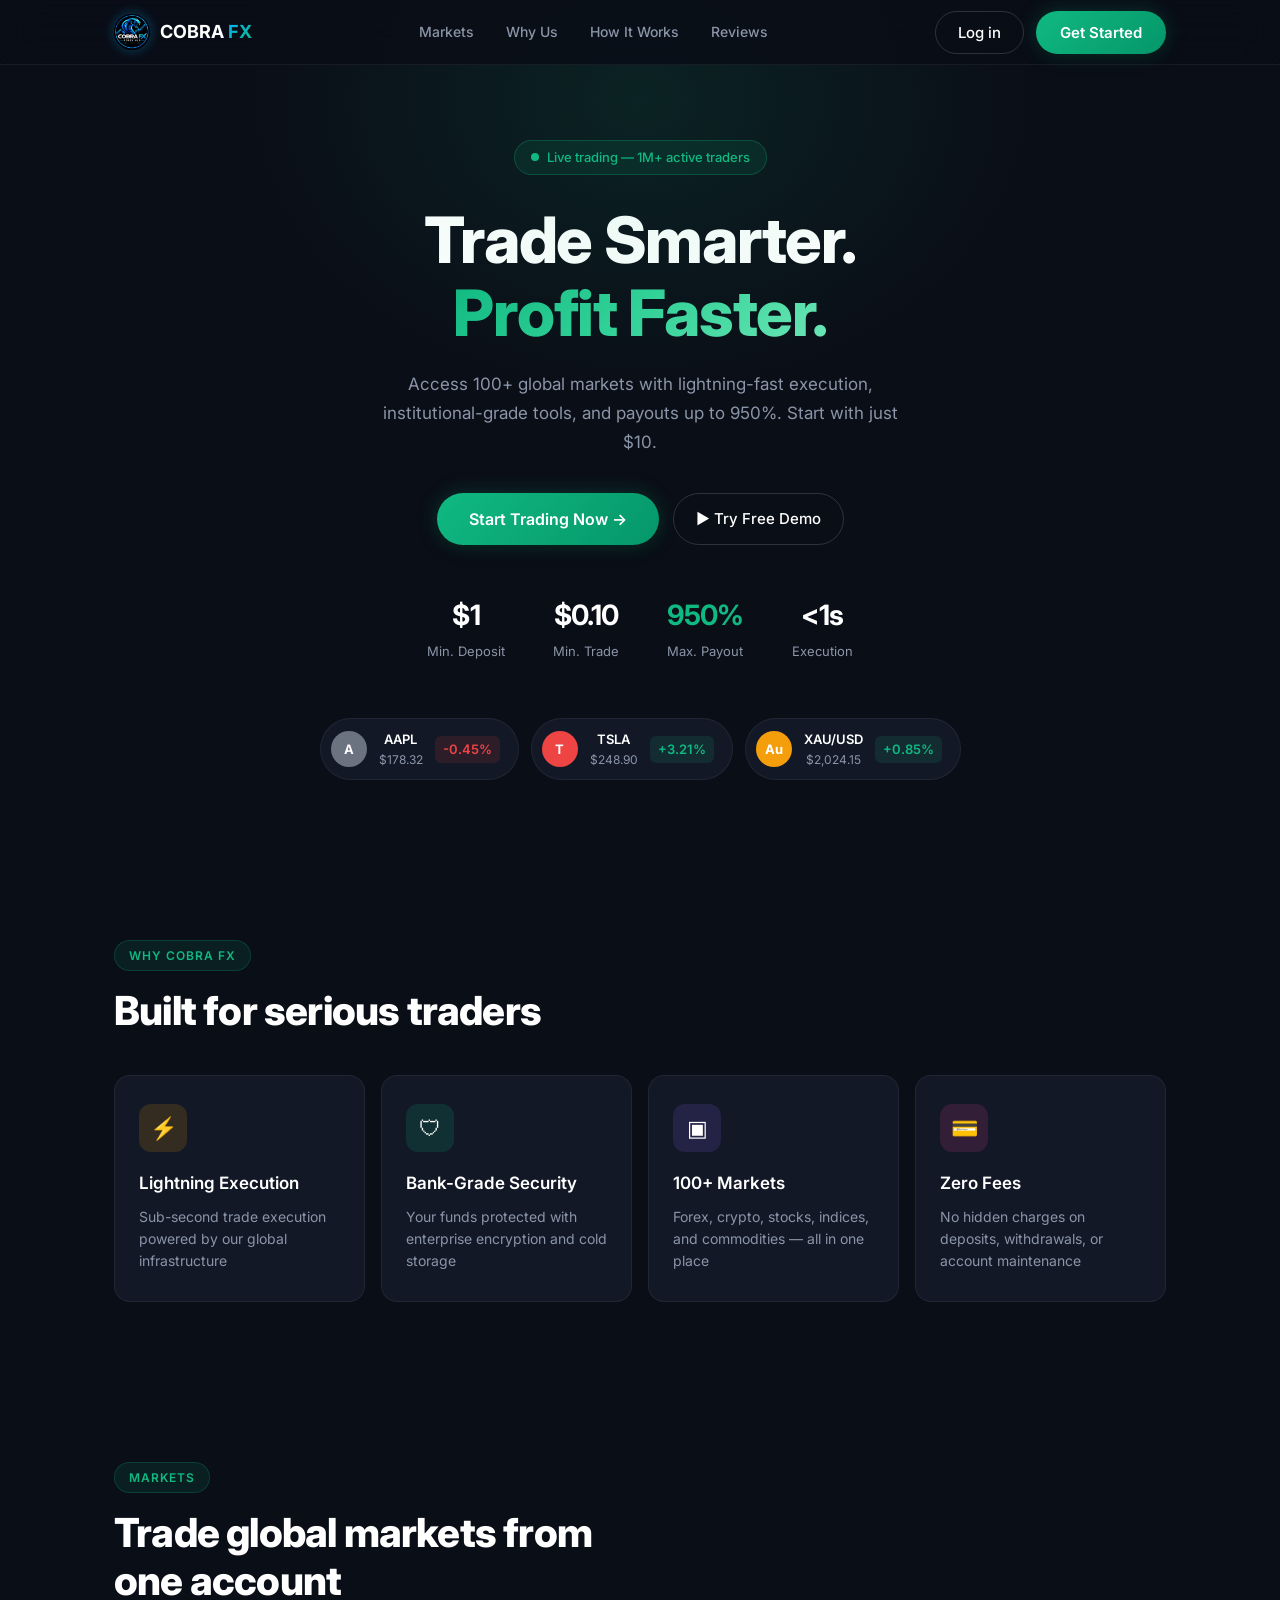
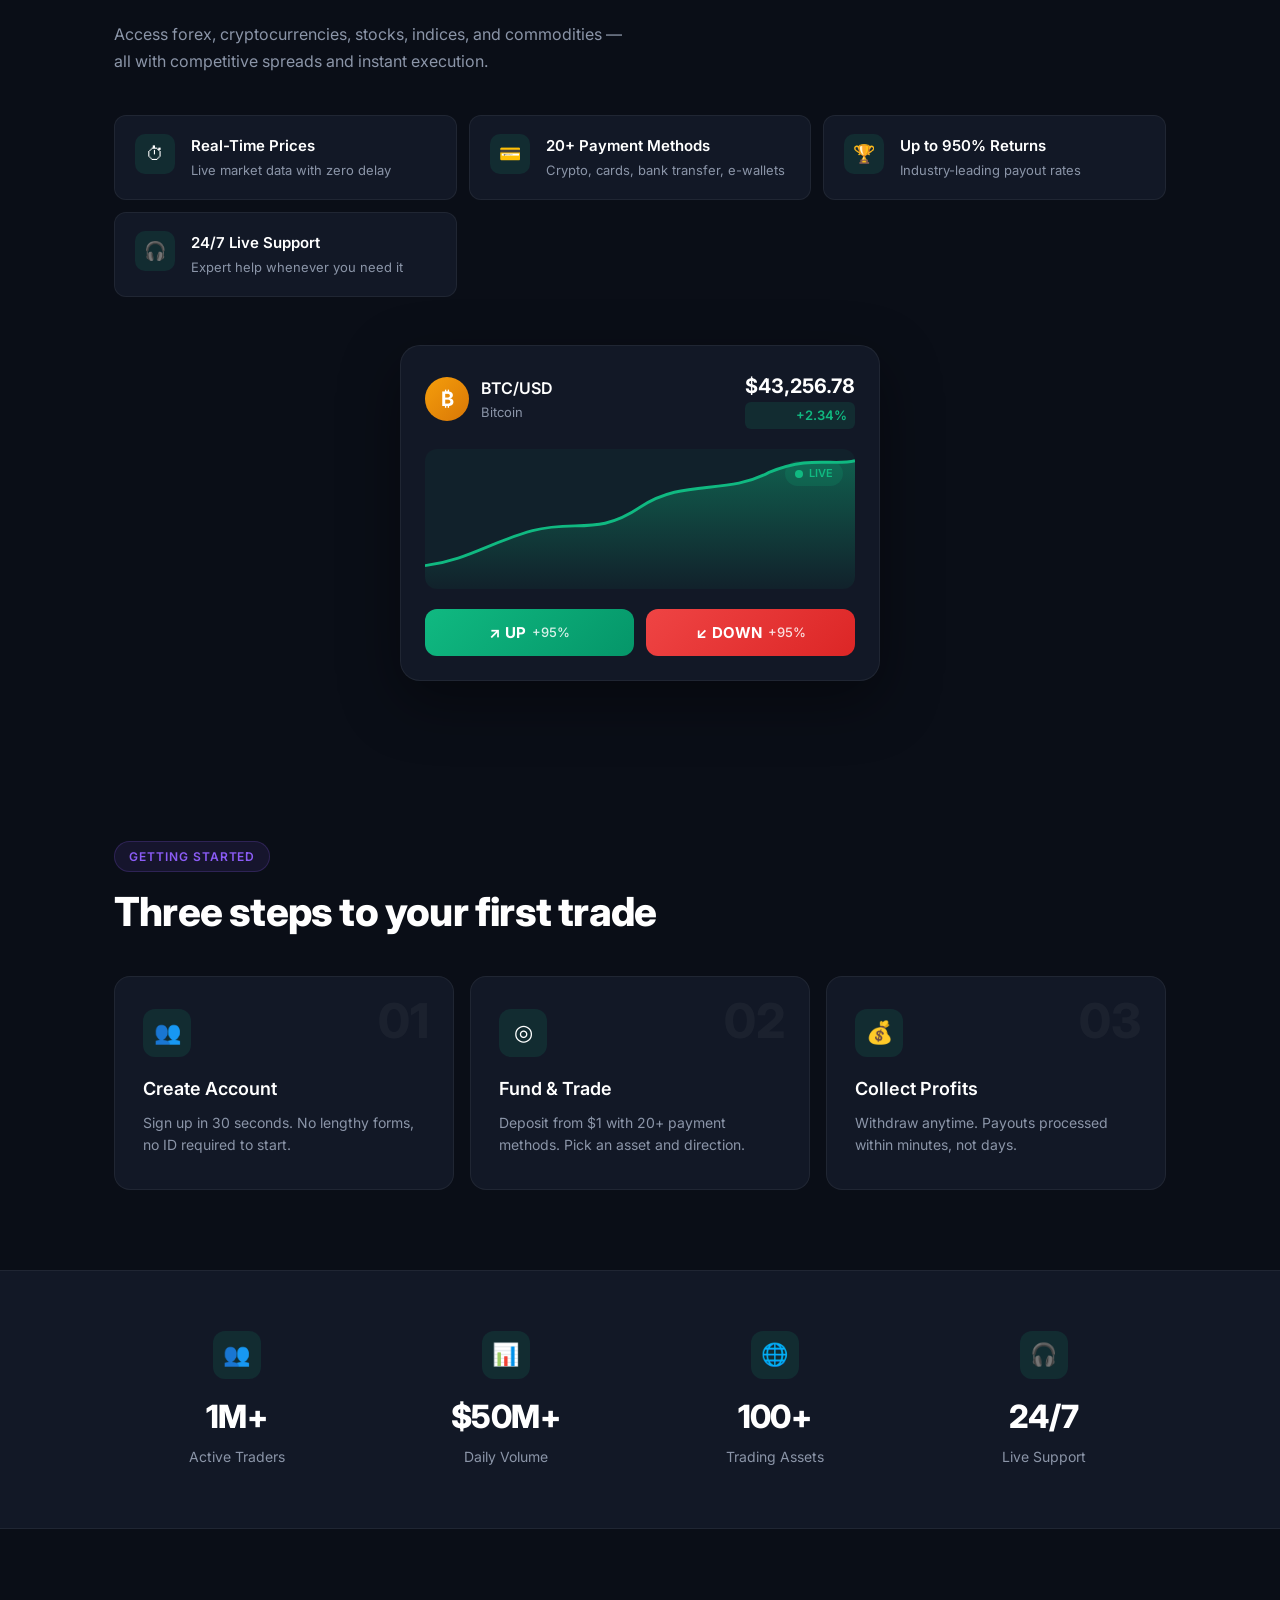
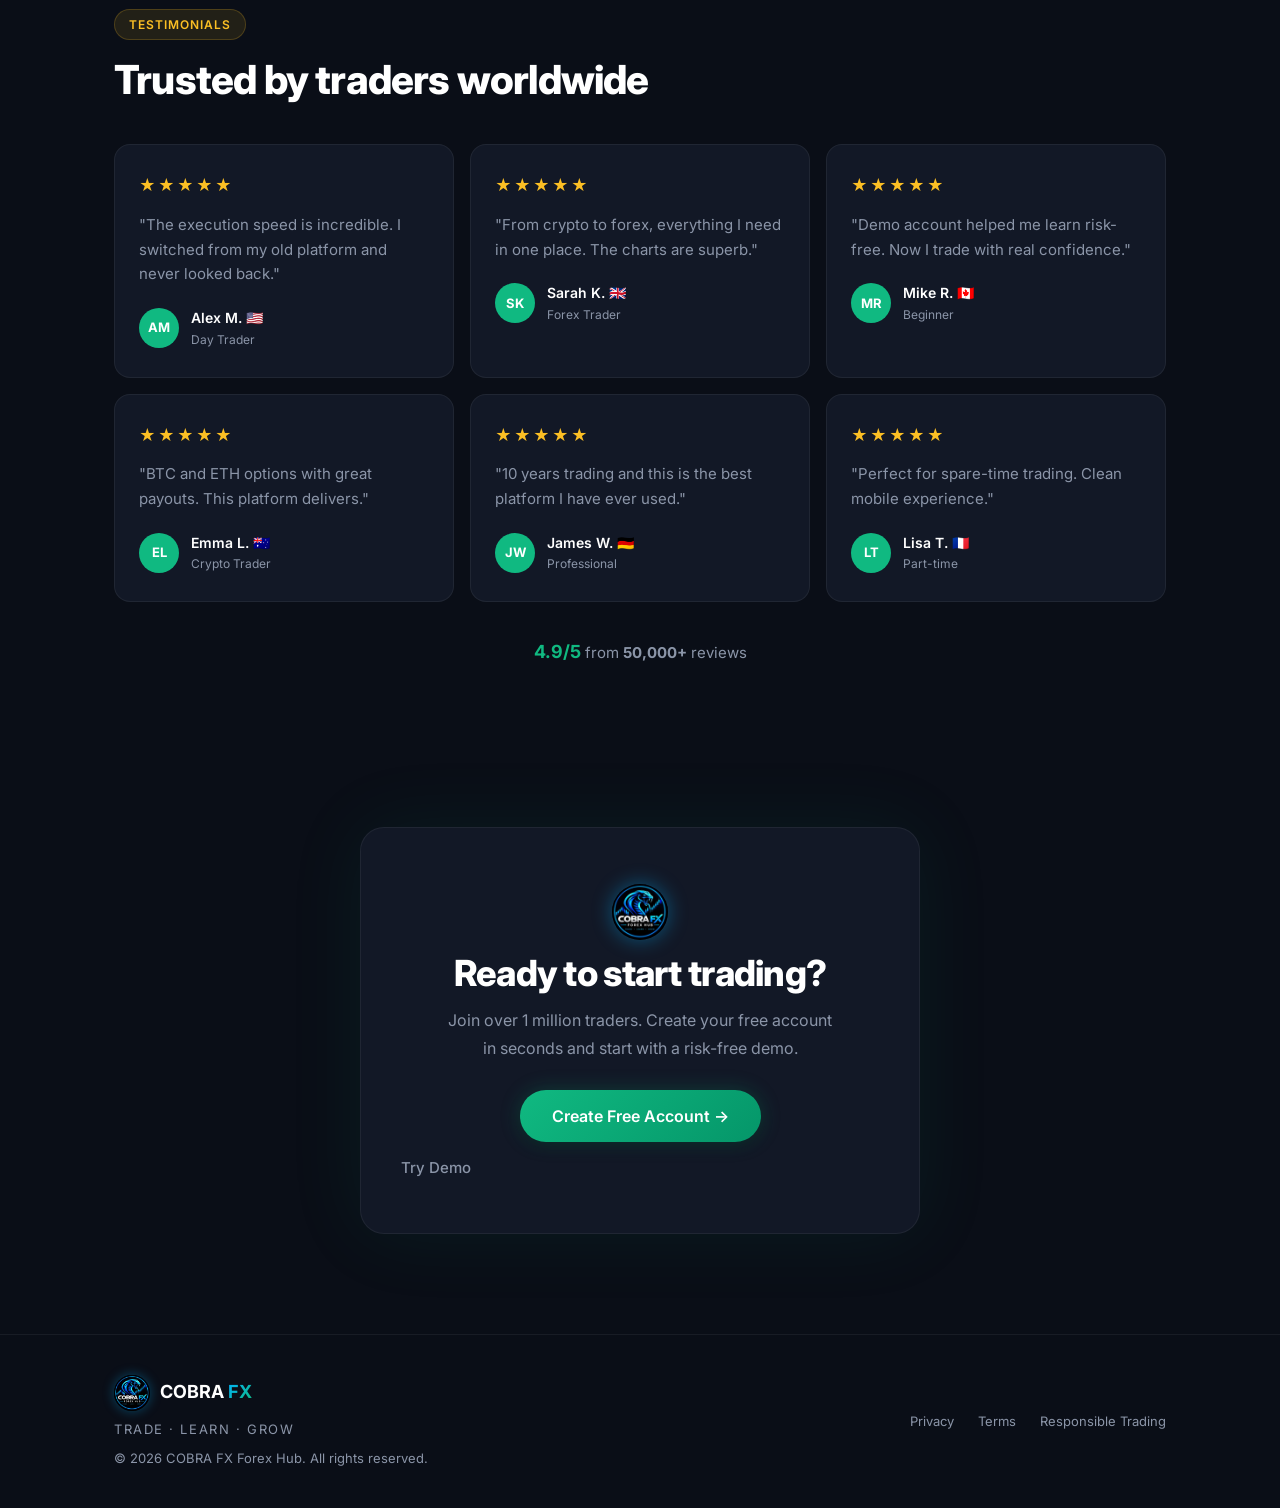
<file: index.html>
<!DOCTYPE html>
<html lang="en">
<head>
  <meta charset="UTF-8" />
  <meta name="viewport" content="width=device-width, initial-scale=1.0" />
  <title>COBRA FX — Forex Hub | Trade · Learn · Grow</title>
  <link rel="icon" type="image/png" href="logo-sm.png" />
  <link rel="preconnect" href="https://fonts.googleapis.com" />
  <link rel="preconnect" href="https://fonts.gstatic.com" crossorigin />
  <link href="https://fonts.googleapis.com/css2?family=Inter:wght@400;500;600;700;800&display=swap" rel="stylesheet" />
  <link rel="stylesheet" href="styles.css" />
</head>
<body>
  <header class="header">
    <div class="container header-inner">
      <a href="#" class="logo">
        <img src="logo-sm.png" alt="COBRA FX" class="logo-img" />
        <span class="logo-text">COBRA <span class="fx">FX</span></span>
      </a>
      <nav class="nav">
        <a href="#markets">Markets</a>
        <a href="#why">Why Us</a>
        <a href="#how">How It Works</a>
        <a href="#testimonials">Reviews</a>
      </nav>
      <div class="header-actions">
        <button class="btn-outline" data-open="login-modal">Log in</button>
        <button class="btn-primary" data-open="signup-modal">Get Started</button>
      </div>
      <button class="mobile-menu-btn" id="mobile-menu-btn" aria-label="Menu">
        <span></span><span></span><span></span>
      </button>
    </div>
  </header>

  <div class="mobile-nav" id="mobile-nav">
    <a href="#markets">Markets</a>
    <a href="#why">Why Us</a>
    <a href="#how">How It Works</a>
    <a href="#testimonials">Reviews</a>
    <button class="btn-outline" data-open="login-modal" style="width:100%;margin-top:8px">Log in</button>
    <button class="btn-primary" data-open="signup-modal" style="width:100%">Get Started</button>
  </div>

  <section class="hero">
    <div class="container">
      <div class="live-badge"><span class="live-dot"></span> Live trading — 1M+ active traders</div>
      <h1>Trade Smarter.<br /><span class="gradient-text">Profit Faster.</span></h1>
      <p class="hero-sub">Access 100+ global markets with lightning-fast execution, institutional-grade tools, and payouts up to 950%. Start with just $10.</p>
      <div class="hero-ctas">
        <button class="btn-primary btn-lg" data-open="signup-modal">Start Trading Now →</button>
        <button class="btn-outline btn-lg" data-open="demo-modal">▶ Try Free Demo</button>
      </div>
      <div class="hero-stats">
        <div class="stat"><span class="stat-value">$1</span><span class="stat-label">Min. Deposit</span></div>
        <div class="stat"><span class="stat-value">$0.10</span><span class="stat-label">Min. Trade</span></div>
        <div class="stat"><span class="stat-value highlight">950%</span><span class="stat-label">Max. Payout</span></div>
        <div class="stat"><span class="stat-value">&lt;1s</span><span class="stat-label">Execution</span></div>
      </div>
      <div class="tickers">
        <div class="ticker"><span class="ticker-icon aapl">A</span><div><div class="ticker-name">AAPL</div><div class="ticker-price">$178.32</div></div><span class="change down">-0.45%</span></div>
        <div class="ticker"><span class="ticker-icon tsla">T</span><div><div class="ticker-name">TSLA</div><div class="ticker-price">$248.90</div></div><span class="change up">+3.21%</span></div>
        <div class="ticker"><span class="ticker-icon xau">Au</span><div><div class="ticker-name">XAU/USD</div><div class="ticker-price">$2,024.15</div></div><span class="change up">+0.85%</span></div>
      </div>
    </div>
  </section>

  <section class="section" id="why">
    <div class="container">
      <div class="section-label">WHY COBRA FX</div>
      <h2>Built for serious traders</h2>
      <div class="features-grid">
        <div class="feature-card"><div class="feature-icon orange">⚡</div><h3>Lightning Execution</h3><p>Sub-second trade execution powered by our global infrastructure</p></div>
        <div class="feature-card"><div class="feature-icon teal">🛡</div><h3>Bank-Grade Security</h3><p>Your funds protected with enterprise encryption and cold storage</p></div>
        <div class="feature-card"><div class="feature-icon purple">▣</div><h3>100+ Markets</h3><p>Forex, crypto, stocks, indices, and commodities — all in one place</p></div>
        <div class="feature-card"><div class="feature-icon pink">💳</div><h3>Zero Fees</h3><p>No hidden charges on deposits, withdrawals, or account maintenance</p></div>
      </div>
    </div>
  </section>

  <section class="section markets-section" id="markets">
    <div class="container">
      <div class="section-label teal">MARKETS</div>
      <h2>Trade global markets from<br />one account</h2>
      <p class="section-sub">Access forex, cryptocurrencies, stocks, indices, and commodities — all with competitive spreads and instant execution.</p>
      <div class="markets-features">
        <div class="m-feature"><div class="m-icon">⏱</div><div><h4>Real-Time Prices</h4><p>Live market data with zero delay</p></div></div>
        <div class="m-feature"><div class="m-icon">💳</div><div><h4>20+ Payment Methods</h4><p>Crypto, cards, bank transfer, e-wallets</p></div></div>
        <div class="m-feature"><div class="m-icon">🏆</div><div><h4>Up to 950% Returns</h4><p>Industry-leading payout rates</p></div></div>
        <div class="m-feature"><div class="m-icon">🎧</div><div><h4>24/7 Live Support</h4><p>Expert help whenever you need it</p></div></div>
      </div>
      <div class="trade-card">
        <div class="trade-header">
          <div class="trade-asset"><span class="btc-icon">₿</span><div><div class="asset-pair">BTC/USD</div><div class="asset-name">Bitcoin</div></div></div>
          <div class="trade-price"><div class="price">$43,256.78</div><div class="change up">+2.34%</div></div>
        </div>
        <div class="chart-area">
          <div class="live-tag"><span class="live-dot"></span> LIVE</div>
          <svg viewBox="0 0 400 120" class="chart-svg" preserveAspectRatio="none">
            <defs><linearGradient id="chartGrad" x1="0" y1="0" x2="0" y2="1"><stop offset="0%" stop-color="#10b981" stop-opacity="0.4"/><stop offset="100%" stop-color="#10b981" stop-opacity="0"/></linearGradient></defs>
            <path d="M0,100 C40,95 60,80 100,70 C140,60 160,75 200,50 C240,25 280,40 320,20 C360,5 380,15 400,10" fill="none" stroke="#10b981" stroke-width="2.5"/>
            <path d="M0,100 C40,95 60,80 100,70 C140,60 160,75 200,50 C240,25 280,40 320,20 C360,5 380,15 400,10 L400,120 L0,120 Z" fill="url(#chartGrad)"/>
          </svg>
        </div>
        <div class="trade-actions">
          <button class="btn-up" data-open="trade-modal" data-direction="up">↗ UP <span>+95%</span></button>
          <button class="btn-down" data-open="trade-modal" data-direction="down">↙ DOWN <span>+95%</span></button>
        </div>
      </div>
    </div>
  </section>

  <section class="section" id="how">
    <div class="container">
      <div class="section-label purple">GETTING STARTED</div>
      <h2>Three steps to your first trade</h2>
      <div class="steps">
        <div class="step"><div class="step-num">01</div><div class="step-icon">👥</div><h3>Create Account</h3><p>Sign up in 30 seconds. No lengthy forms, no ID required to start.</p></div>
        <div class="step"><div class="step-num">02</div><div class="step-icon">◎</div><h3>Fund & Trade</h3><p>Deposit from $1 with 20+ payment methods. Pick an asset and direction.</p></div>
        <div class="step"><div class="step-num">03</div><div class="step-icon">💰</div><h3>Collect Profits</h3><p>Withdraw anytime. Payouts processed within minutes, not days.</p></div>
      </div>
    </div>
  </section>

  <section class="stats-bar">
    <div class="container stats-grid">
      <div class="big-stat"><div class="big-stat-icon">👥</div><div class="big-stat-value">1M+</div><div class="big-stat-label">Active Traders</div></div>
      <div class="big-stat"><div class="big-stat-icon">📊</div><div class="big-stat-value">$50M+</div><div class="big-stat-label">Daily Volume</div></div>
      <div class="big-stat"><div class="big-stat-icon">🌐</div><div class="big-stat-value">100+</div><div class="big-stat-label">Trading Assets</div></div>
      <div class="big-stat"><div class="big-stat-icon">🎧</div><div class="big-stat-value">24/7</div><div class="big-stat-label">Live Support</div></div>
    </div>
  </section>

  <section class="section" id="testimonials">
    <div class="container">
      <div class="section-label gold">TESTIMONIALS</div>
      <h2>Trusted by traders worldwide</h2>
      <div class="testimonials-grid">
        <div class="testimonial"><div class="stars">★★★★★</div><p>"The execution speed is incredible. I switched from my old platform and never looked back."</p><div class="author"><div class="avatar">AM</div><div><div class="author-name">Alex M. 🇺🇸</div><div class="author-role">Day Trader</div></div></div></div>
        <div class="testimonial"><div class="stars">★★★★★</div><p>"From crypto to forex, everything I need in one place. The charts are superb."</p><div class="author"><div class="avatar">SK</div><div><div class="author-name">Sarah K. 🇬🇧</div><div class="author-role">Forex Trader</div></div></div></div>
        <div class="testimonial"><div class="stars">★★★★★</div><p>"Demo account helped me learn risk-free. Now I trade with real confidence."</p><div class="author"><div class="avatar">MR</div><div><div class="author-name">Mike R. 🇨🇦</div><div class="author-role">Beginner</div></div></div></div>
        <div class="testimonial"><div class="stars">★★★★★</div><p>"BTC and ETH options with great payouts. This platform delivers."</p><div class="author"><div class="avatar">EL</div><div><div class="author-name">Emma L. 🇦🇺</div><div class="author-role">Crypto Trader</div></div></div></div>
        <div class="testimonial"><div class="stars">★★★★★</div><p>"10 years trading and this is the best platform I have ever used."</p><div class="author"><div class="avatar">JW</div><div><div class="author-name">James W. 🇩🇪</div><div class="author-role">Professional</div></div></div></div>
        <div class="testimonial"><div class="stars">★★★★★</div><p>"Perfect for spare-time trading. Clean mobile experience."</p><div class="author"><div class="avatar">LT</div><div><div class="author-name">Lisa T. 🇫🇷</div><div class="author-role">Part-time</div></div></div></div>
      </div>
      <div class="rating-summary"><span class="rating-score">4.9/5</span> from <strong>50,000+</strong> reviews</div>
    </div>
  </section>

  <section class="section cta-section" id="cta">
    <div class="container">
      <div class="cta-card">
        <img src="logo-sm.png" alt="" class="cta-logo" />
        <h2>Ready to start trading?</h2>
        <p>Join over 1 million traders. Create your free account in seconds and start with a risk-free demo.</p>
        <button class="btn-primary btn-lg" data-open="signup-modal">Create Free Account →</button>
        <button class="btn-ghost-lg" data-open="demo-modal">Try Demo</button>
      </div>
    </div>
  </section>

  <footer class="footer">
    <div class="container">
      <div class="footer-brand">
        <a href="#" class="logo"><img src="logo-sm.png" alt="COBRA FX" class="logo-img" /><span class="logo-text">COBRA <span class="fx">FX</span></span></a>
        <p class="tagline">Trade · Learn · Grow</p>
        <p>© 2026 COBRA FX Forex Hub. All rights reserved.</p>
      </div>
      <div class="footer-links"><a href="#">Privacy</a><a href="#">Terms</a><a href="#">Responsible Trading</a></div>
    </div>
  </footer>

  <div class="modal-overlay" id="login-modal">
    <div class="modal">
      <button class="modal-close" data-close>&times;</button>
      <div class="modal-header"><img src="logo-sm.png" alt="" class="modal-logo-img" /><h2>Welcome back</h2><p>Log in to your COBRA FX account</p></div>
      <form id="login-form" class="modal-form">
        <div class="form-group"><label for="login-email">Email</label><input type="email" id="login-email" name="email" placeholder="you@example.com" required autocomplete="email" /></div>
        <div class="form-group"><label for="login-password">Password</label><div class="password-wrap"><input type="password" id="login-password" name="password" placeholder="••••••••" required minlength="6" autocomplete="current-password" /><button type="button" class="toggle-pw" data-toggle-pw>Show</button></div></div>
        <div class="form-row"><label class="checkbox"><input type="checkbox" name="remember" /> Remember me</label><a href="#" class="forgot-link" data-open="forgot-modal" data-close>Forgot password?</a></div>
        <button type="submit" class="btn-primary btn-full">Log In</button>
        <p class="form-switch">Don't have an account? <a href="#" data-open="signup-modal" data-close>Sign up</a></p>
      </form>
      <div class="form-success" id="login-success" hidden><div class="success-icon">✓</div><h3>Welcome back!</h3><p>Redirecting to the trading hub…</p><button class="btn-primary btn-full" data-go-dashboard>Enter Trading Hub</button></div>
    </div>
  </div>

  <div class="modal-overlay" id="signup-modal">
    <div class="modal">
      <button class="modal-close" data-close>&times;</button>
      <div class="modal-header"><img src="logo-sm.png" alt="" class="modal-logo-img" /><h2>Create your account</h2><p>Get started in seconds — no verification needed</p></div>
      <form id="signup-form" class="modal-form">
        <div class="form-group"><label for="signup-name">Full Name</label><input type="text" id="signup-name" name="name" placeholder="John Doe" required autocomplete="name" /></div>
        <div class="form-group"><label for="signup-email">Email</label><input type="email" id="signup-email" name="email" placeholder="you@example.com" required autocomplete="email" /></div>
        <div class="form-group"><label for="signup-password">Password</label><div class="password-wrap"><input type="password" id="signup-password" name="password" placeholder="Min. 6 characters" required minlength="6" autocomplete="new-password" /><button type="button" class="toggle-pw" data-toggle-pw>Show</button></div></div>
        <div class="form-group"><label for="signup-confirm">Confirm Password</label><input type="password" id="signup-confirm" name="confirm" placeholder="Repeat password" required minlength="6" autocomplete="new-password" /></div>
        <label class="checkbox"><input type="checkbox" name="terms" required /> I agree to the <a href="#">Terms of Service</a> and <a href="#">Privacy Policy</a></label>
        <button type="submit" class="btn-primary btn-full">Create Account</button>
        <p class="form-switch">Already have an account? <a href="#" data-open="login-modal" data-close>Sign in</a></p>
      </form>
      <div class="form-success" id="signup-success" hidden><div class="success-icon">✓</div><h3>Account created!</h3><p>Welcome to COBRA FX Forex Hub.</p><button class="btn-primary btn-full" data-go-dashboard>Start Trading</button></div>
    </div>
  </div>

  <div class="modal-overlay" id="demo-modal">
    <div class="modal">
      <button class="modal-close" data-close>&times;</button>
      <div class="modal-header"><img src="logo-sm.png" alt="" class="modal-logo-img" /><h2>Try Free Demo</h2><p>Practice with $10,000 virtual funds — no risk</p></div>
      <form id="demo-form" class="modal-form">
        <div class="form-group"><label for="demo-email">Email (optional)</label><input type="email" id="demo-email" name="email" placeholder="you@example.com" autocomplete="email" /></div>
        <div class="form-group"><label for="demo-name">Display Name</label><input type="text" id="demo-name" name="name" placeholder="Trader" required /></div>
        <button type="submit" class="btn-primary btn-full">Launch Demo Account</button>
        <p class="form-switch">Want a real account? <a href="#" data-open="signup-modal" data-close>Sign up free</a></p>
      </form>
      <div class="form-success" id="demo-success" hidden><div class="success-icon">✓</div><h3>Demo ready!</h3><p>You have <strong>$10,000</strong> virtual balance.</p><button class="btn-primary btn-full" data-go-dashboard>Enter Demo Hub</button></div>
    </div>
  </div>

  <div class="modal-overlay" id="trade-modal">
    <div class="modal">
      <button class="modal-close" data-close>&times;</button>
      <div class="modal-header"><img src="logo-sm.png" alt="" class="modal-logo-img" /><h2 id="trade-title">Place Trade</h2><p>BTC/USD · Payout +95%</p></div>
      <form id="trade-form" class="modal-form">
        <input type="hidden" id="trade-direction" name="direction" value="up" />
        <div class="form-group"><label for="trade-amount">Trade Amount (USD)</label><input type="number" id="trade-amount" name="amount" min="1" step="0.01" required value="10" /></div>
        <div class="form-group"><label for="trade-expiry">Expiry</label><select id="trade-expiry" name="expiry"><option value="60">1 minute</option><option value="300">5 minutes</option><option value="900">15 minutes</option><option value="3600">1 hour</option></select></div>
        <div class="trade-summary"><div class="summary-row"><span>Direction</span><span id="summary-dir" class="up">UP ↗</span></div><div class="summary-row"><span>Potential Profit</span><span id="summary-profit">+$9.50</span></div></div>
        <button type="submit" class="btn-primary btn-full">Confirm Trade</button>
        <p class="form-hint"><a href="#" data-open="signup-modal" data-close>Sign up</a> or <a href="#" data-open="demo-modal" data-close>try demo</a> to trade.</p>
      </form>
      <div class="form-success" id="trade-success" hidden><div class="success-icon">✓</div><h3>Trade placed!</h3><p id="trade-success-msg"></p><button class="btn-primary btn-full" data-close>Done</button></div>
    </div>
  </div>

  <div class="modal-overlay" id="forgot-modal">
    <div class="modal">
      <button class="modal-close" data-close>&times;</button>
      <div class="modal-header"><img src="logo-sm.png" alt="" class="modal-logo-img" /><h2>Reset password</h2><p>Enter your email and we'll send a reset link</p></div>
      <form id="forgot-form" class="modal-form">
        <div class="form-group"><label for="forgot-email">Email</label><input type="email" id="forgot-email" name="email" placeholder="you@example.com" required /></div>
        <button type="submit" class="btn-primary btn-full">Send Reset Link</button>
        <p class="form-switch"><a href="#" data-open="login-modal" data-close>← Back to login</a></p>
      </form>
      <div class="form-success" id="forgot-success" hidden><div class="success-icon">✓</div><h3>Check your inbox</h3><p>If an account exists, a reset link has been sent.</p><button class="btn-primary btn-full" data-close>OK</button></div>
    </div>
  </div>

  <div class="toast" id="toast" hidden></div>
  <script src="script.js"></script>
</body>
</html>
</file>
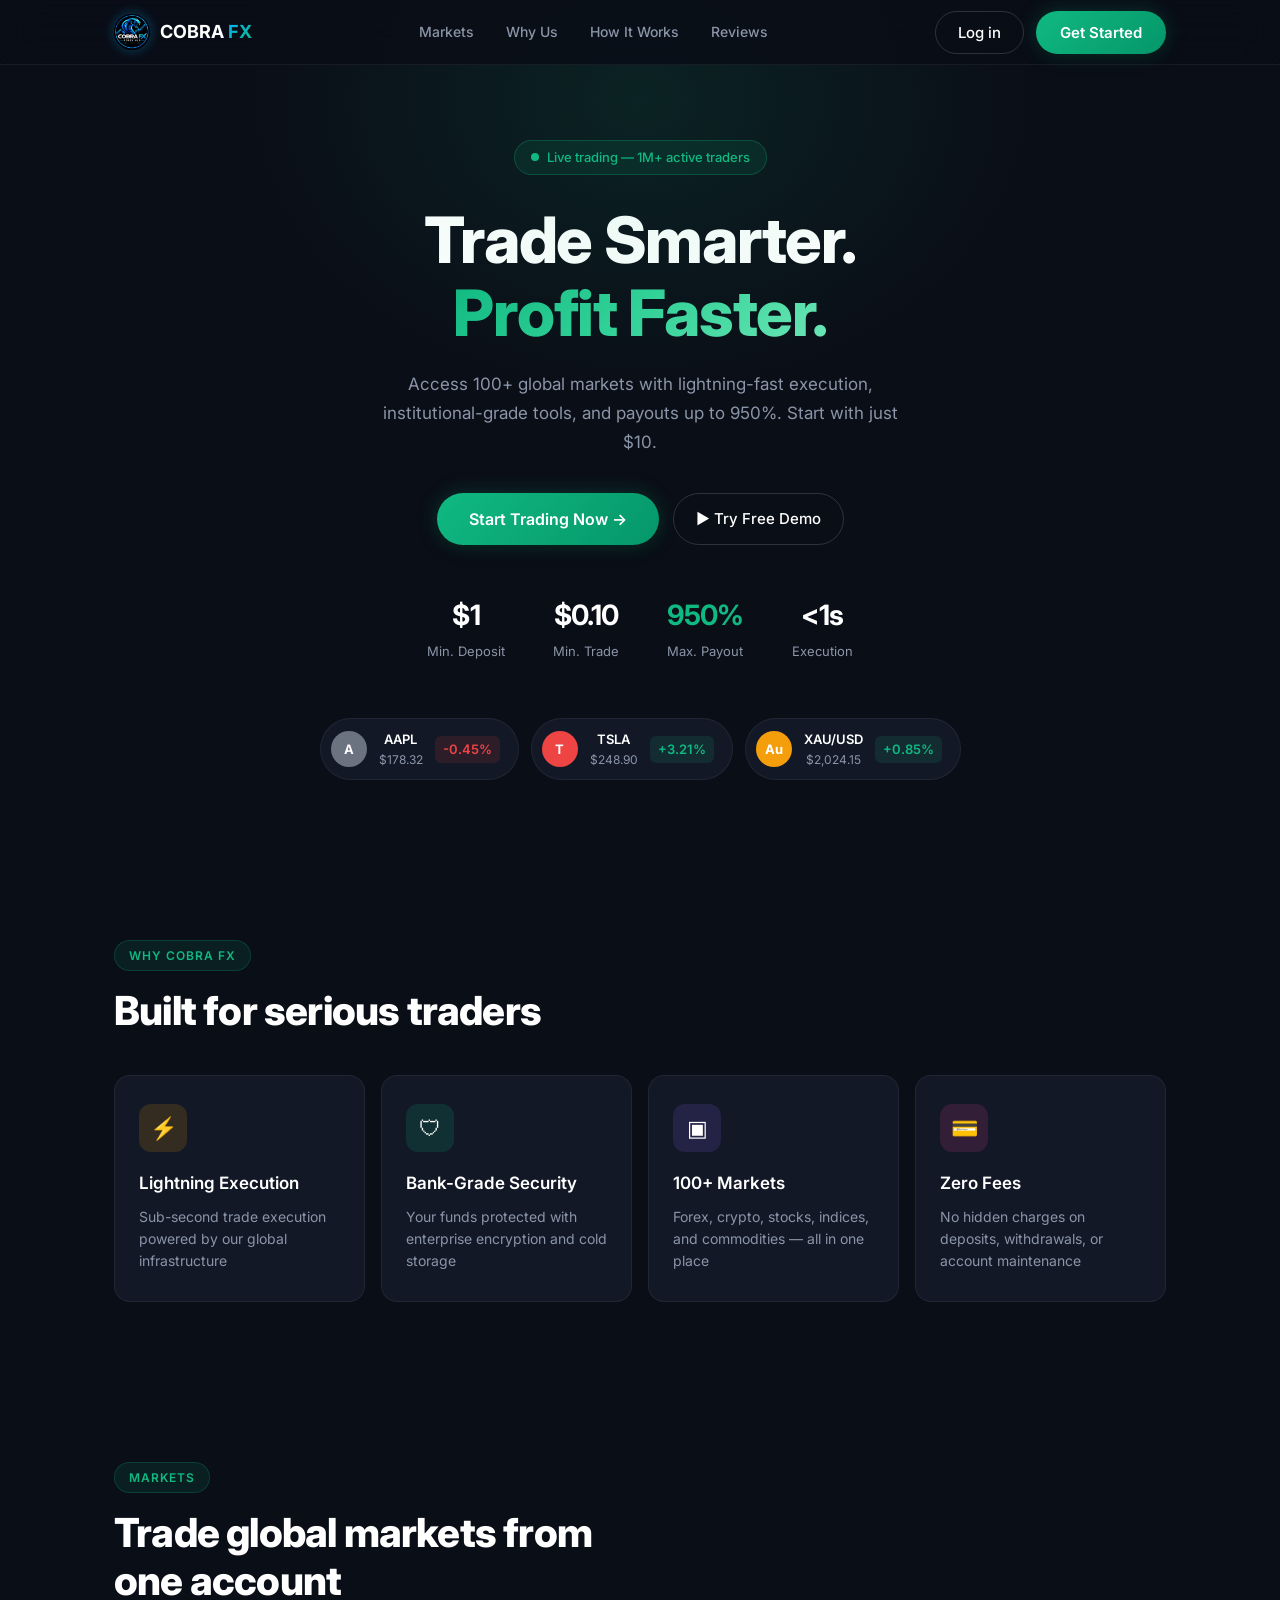
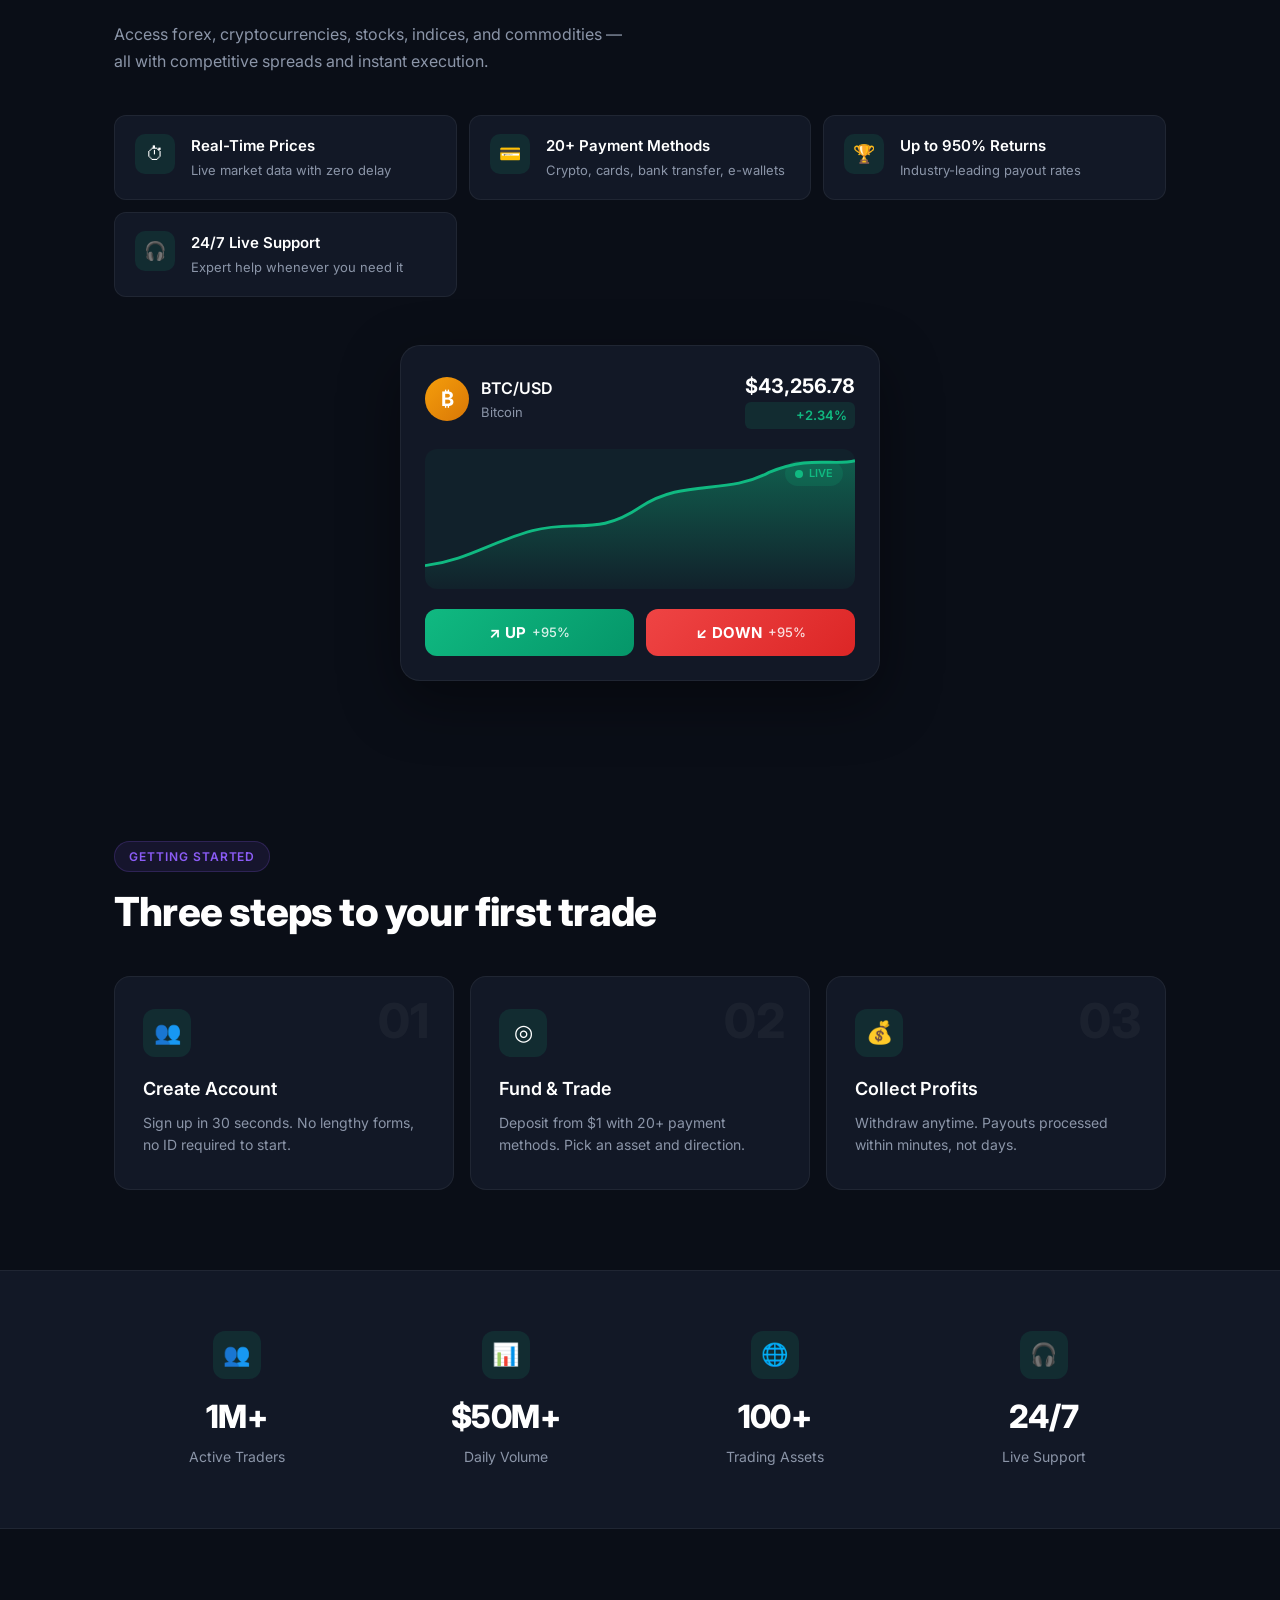
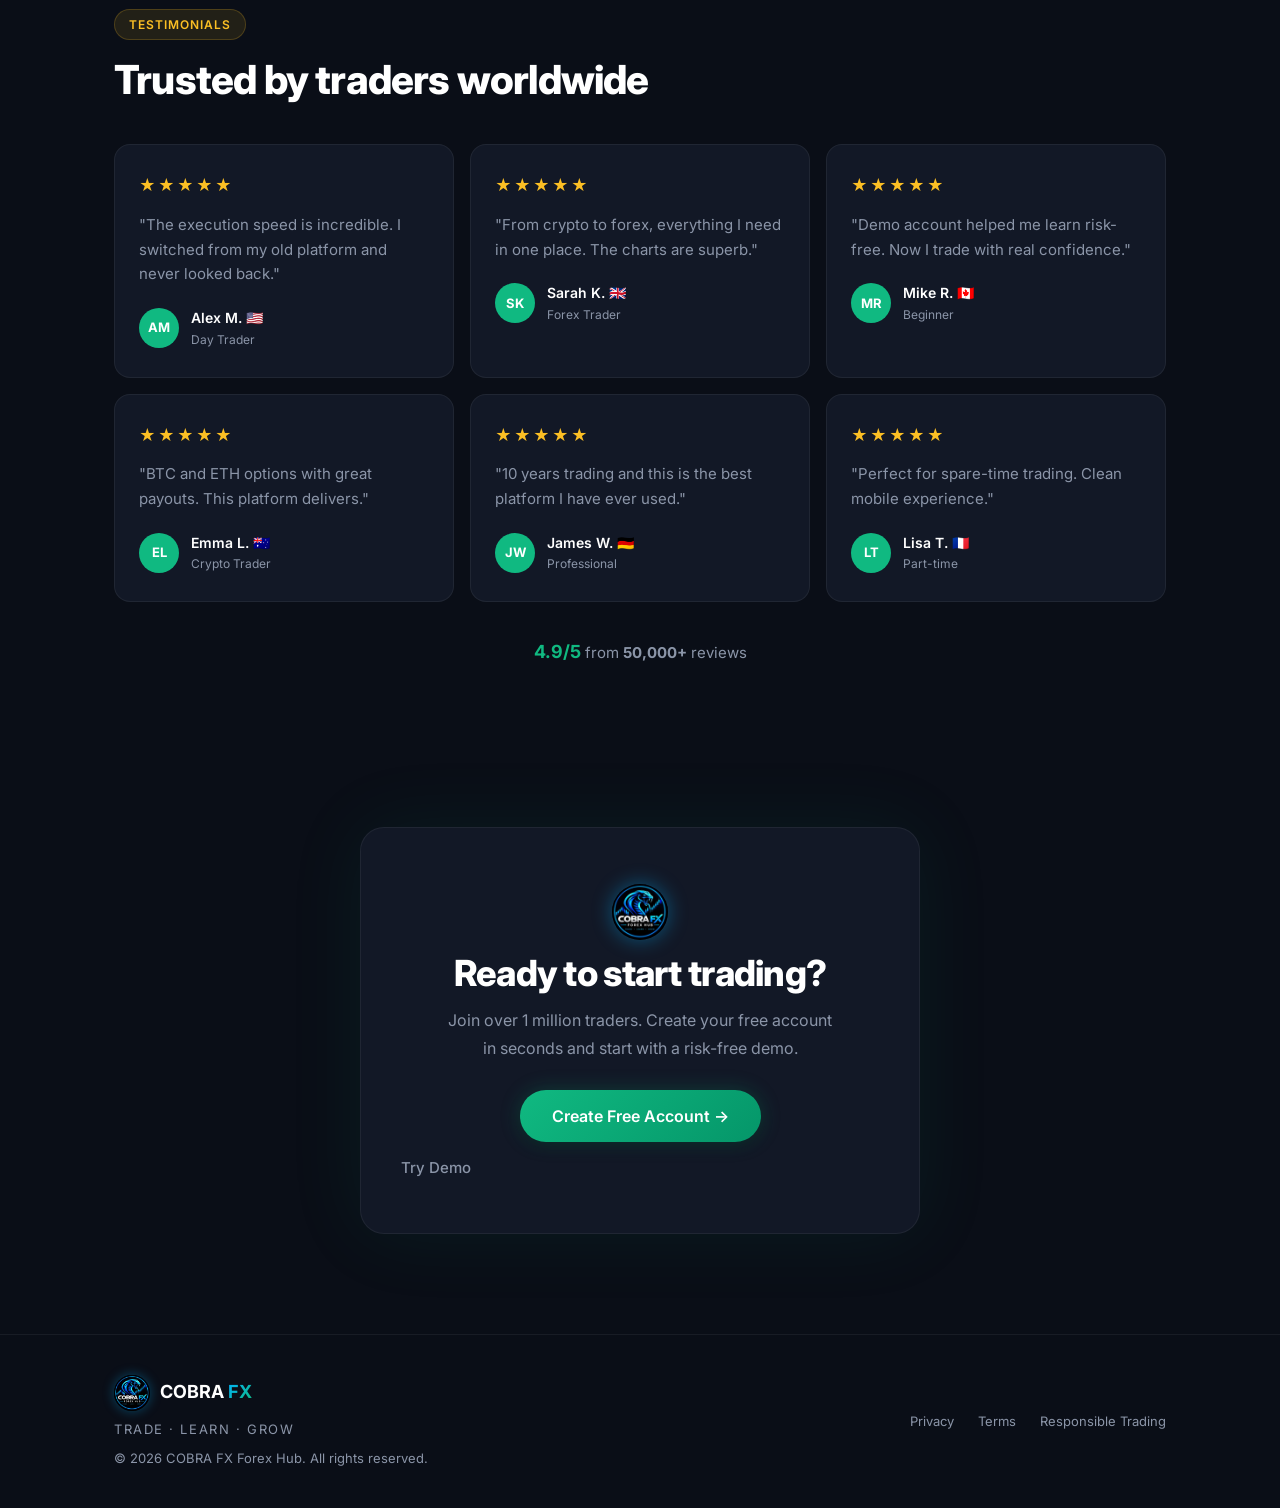
<file: dashboard.html>
<!DOCTYPE html>
<html lang="en">
<head>
  <meta charset="UTF-8" />
  <meta name="viewport" content="width=device-width, initial-scale=1.0, maximum-scale=1.0, user-scalable=no" />
  <title>COBRA FX — Trading Hub</title>
  <link rel="icon" type="image/png" href="logo-sm.png" />
  <link rel="preconnect" href="https://fonts.googleapis.com" />
  <link rel="preconnect" href="https://fonts.gstatic.com" crossorigin />
  <link href="https://fonts.googleapis.com/css2?family=Inter:wght@400;500;600;700;800&display=swap" rel="stylesheet" />
  <link rel="stylesheet" href="dashboard.css" />
</head>
<body>
  <!-- Top Bar -->
  <header class="topbar">
    <button class="icon-btn" id="menu-btn" aria-label="Menu">
      <svg width="22" height="22" viewBox="0 0 24 24" fill="none" stroke="currentColor" stroke-width="2"><path d="M4 6h16M4 12h16M4 18h16"/></svg>
    </button>
    <div class="brand">
      <img src="logo-sm.png" alt="COBRA FX" class="brand-logo" />
      <span class="brand-name">COBRA <span class="fx">FX</span></span>
    </div>
    <button class="balance-pill" id="balance-btn">
      <span class="bal-currency">R</span>
      <span class="bal-amount" id="balance-display">$0.00</span>
      <svg width="12" height="12" viewBox="0 0 24 24" fill="currentColor"><path d="M7 10l5 5 5-5z"/></svg>
    </button>
    <button class="deposit-btn" id="deposit-btn">Deposit</button>
    <button class="icon-btn" id="notif-btn" aria-label="Notifications">
      <svg width="20" height="20" viewBox="0 0 24 24" fill="none" stroke="currentColor" stroke-width="2"><path d="M18 8A6 6 0 0 0 6 8c0 7-3 9-3 9h18s-3-2-3-9"/><path d="M13.73 21a2 2 0 0 1-3.46 0"/></svg>
    </button>
  </header>

  <!-- Market tabs -->
  <div class="market-tabs">
    <button class="tab">Matches/Differs</button>
    <button class="tab active">Even/Odd</button>
    <button class="tab">Over/Under</button>
  </div>

  <!-- Chart area -->
  <div class="chart-section">
    <div class="chart-header">
      <button class="asset-select" id="asset-select">
        <span class="asset-dot"></span>
        <span id="asset-name">Vol 10 (1s)</span>
        <span class="asset-change up" id="asset-change">+3.05%</span>
        <svg width="12" height="12" viewBox="0 0 24 24" fill="currentColor"><path d="M7 10l5 5 5-5z"/></svg>
      </button>
      <div class="chart-scale">
        <span>100%</span>
      </div>
    </div>

    <div class="chart-wrap">
      <canvas id="chart" width="400" height="280"></canvas>
      <div class="price-label" id="price-label">9789.33</div>
      <div class="zoom-btns">
        <button id="zoom-in">+</button>
        <button id="zoom-out">−</button>
      </div>
    </div>

    <!-- Digit probabilities -->
    <div class="digits-row" id="digits-row">
      <button class="digit" data-d="0"><span class="d-num">0</span><span class="d-pct">7.8%</span></button>
      <button class="digit" data-d="1"><span class="d-num">1</span><span class="d-pct">8.6%</span></button>
      <button class="digit" data-d="2"><span class="d-num">2</span><span class="d-pct">11.4%</span></button>
      <button class="digit active" data-d="3"><span class="d-num">3</span><span class="d-pct">7.2%</span></button>
      <button class="digit" data-d="4"><span class="d-num">4</span><span class="d-pct">13.2%</span></button>
      <button class="digit" data-d="5"><span class="d-num">5</span><span class="d-pct">11.8%</span></button>
      <button class="digit" data-d="6"><span class="d-num">6</span><span class="d-pct">8.2%</span></button>
      <button class="digit" data-d="7"><span class="d-num">7</span><span class="d-pct">12.8%</span></button>
      <button class="digit" data-d="8"><span class="d-num">8</span><span class="d-pct">9.2%</span></button>
      <button class="digit" data-d="9"><span class="d-num">9</span><span class="d-pct">9.8%</span></button>
    </div>
  </div>

  <!-- Mode toggle -->
  <div class="mode-row">
    <button class="mode-btn active" id="mode-auto">
      <span class="mode-dot"></span> AUTO
    </button>
    <button class="mode-btn" id="mode-manual">MANUAL</button>
  </div>

  <!-- Stake & controls -->
  <div class="controls">
    <div class="stake-row">
      <div class="stake-box">
        <span class="ctrl-label">STAKE</span>
        <div class="stake-input">
          <button class="stake-adj" id="stake-minus">−</button>
          <span class="stake-currency">$</span>
          <input type="number" id="stake-value" value="10" min="1" step="1" />
          <button class="stake-adj" id="stake-plus">+</button>
        </div>
      </div>
      <button class="ai-scanner" id="ai-scanner">
        <svg width="18" height="18" viewBox="0 0 24 24" fill="none" stroke="currentColor" stroke-width="2"><path d="M12 2a4 4 0 0 1 4 4v2a4 4 0 0 1-8 0V6a4 4 0 0 1 4-4z"/><path d="M16 14a4 4 0 0 1 4 4v2H4v-2a4 4 0 0 1 4-4h8z"/></svg>
        AI Scanner
        <span class="ai-sub">Find best market</span>
      </button>
    </div>

    <div class="tp-sl-row">
      <div class="tpsl-box">
        <span class="ctrl-label teal">TAKE PROFIT</span>
        <div class="tpsl-input">
          <span>$</span>
          <input type="number" id="tp-value" value="200" min="0" />
        </div>
      </div>
      <div class="tpsl-box">
        <span class="ctrl-label red">STOP LOSS</span>
        <div class="tpsl-input">
          <span>$</span>
          <input type="number" id="sl-value" value="999" min="0" />
        </div>
      </div>
      <div class="tpsl-box">
        <span class="ctrl-label gold">MULTIPLIER</span>
        <div class="tpsl-input">
          <span>×</span>
          <input type="number" id="mult-value" value="2" min="1" max="10" step="1" />
        </div>
      </div>
    </div>
  </div>

  <!-- Trade buttons -->
  <div class="trade-btns">
    <button class="btn-even" id="btn-even">
      Even
      <span class="payout" id="payout-even">$19.52</span>
    </button>
    <button class="btn-odd" id="btn-odd">
      Odd
      <span class="payout" id="payout-odd">$19.52</span>
    </button>
  </div>

  <!-- Bottom nav -->
  <nav class="bottom-nav">
    <button class="nav-item active" data-tab="trade">
      <svg width="22" height="22" viewBox="0 0 24 24" fill="none" stroke="currentColor" stroke-width="2"><path d="M3 3v18h18"/><path d="M7 14l4-4 4 4 5-6"/></svg>
      Trade
    </button>
    <button class="nav-item" data-tab="positions" id="positions-btn">
      <svg width="22" height="22" viewBox="0 0 24 24" fill="none" stroke="currentColor" stroke-width="2"><circle cx="12" cy="12" r="10"/><path d="M12 6v6l4 2"/></svg>
      Positions
    </button>
  </nav>

  <!-- Side Menu -->
  <div class="sidebar-overlay" id="sidebar-overlay"></div>
  <aside class="sidebar" id="sidebar">
    <div class="sidebar-profile">
      <div class="avatar" id="user-avatar">H</div>
      <div>
        <div class="profile-name" id="user-name">Honkim</div>
        <div class="profile-email" id="user-email">ca***05@gmail.com</div>
      </div>
    </div>

    <a href="#" class="sidebar-link site">
      <img src="logo-sm.png" alt="" class="sl-logo" />
      cobrafx.com
    </a>

    <div class="sidebar-section">
      <button class="sidebar-item" id="settings-btn">
        <svg width="18" height="18" viewBox="0 0 24 24" fill="none" stroke="currentColor" stroke-width="2"><circle cx="12" cy="12" r="3"/><path d="M12 1v2M12 21v2M4.22 4.22l1.42 1.42M18.36 18.36l1.42 1.42M1 12h2M21 12h2M4.22 19.78l1.42-1.42M18.36 5.64l1.42-1.42"/></svg>
        Account settings
        <svg class="chevron" width="14" height="14" viewBox="0 0 24 24" fill="currentColor"><path d="M9 6l6 6-6 6"/></svg>
      </button>
      <button class="sidebar-item" id="menu-deposit">
        <svg width="18" height="18" viewBox="0 0 24 24" fill="none" stroke="currentColor" stroke-width="2"><path d="M12 5v14M5 12h14"/></svg>
        Deposit
        <svg class="chevron" width="14" height="14" viewBox="0 0 24 24" fill="currentColor"><path d="M9 6l6 6-6 6"/></svg>
      </button>
      <button class="sidebar-item" id="menu-withdraw">
        <svg width="18" height="18" viewBox="0 0 24 24" fill="none" stroke="currentColor" stroke-width="2"><path d="M12 19V5M5 12l7-7 7 7"/></svg>
        Withdraw
        <svg class="chevron" width="14" height="14" viewBox="0 0 24 24" fill="currentColor"><path d="M9 6l6 6-6 6"/></svg>
      </button>
      <button class="sidebar-item" id="menu-history">
        <svg width="18" height="18" viewBox="0 0 24 24" fill="none" stroke="currentColor" stroke-width="2"><circle cx="12" cy="12" r="10"/><path d="M12 6v6l4 2"/></svg>
        History
        <svg class="chevron" width="14" height="14" viewBox="0 0 24 24" fill="currentColor"><path d="M9 6l6 6-6 6"/></svg>
      </button>
    </div>

    <button class="sidebar-item refer" id="menu-refer">
      <svg width="18" height="18" viewBox="0 0 24 24" fill="none" stroke="currentColor" stroke-width="2"><path d="M20 12v10H4V12"/><path d="M2 7h20v5H2z"/><path d="M12 22V7"/><path d="M12 7H7.5a2.5 2.5 0 0 1 0-5C11 2 12 7 12 7z"/><path d="M12 7h4.5a2.5 2.5 0 0 0 0-5C13 2 12 7 12 7z"/></svg>
      Refer & Earn
    </button>

    <div class="sidebar-section">
      <div class="sidebar-item theme-toggle">
        <svg width="18" height="18" viewBox="0 0 24 24" fill="none" stroke="currentColor" stroke-width="2"><path d="M21 12.79A9 9 0 1 1 11.21 3 7 7 0 0 0 21 12.79z"/></svg>
        Dark theme
        <label class="switch">
          <input type="checkbox" id="dark-toggle" checked />
          <span class="slider"></span>
        </label>
      </div>
      <button class="sidebar-item" id="menu-help">
        <svg width="18" height="18" viewBox="0 0 24 24" fill="none" stroke="currentColor" stroke-width="2"><circle cx="12" cy="12" r="10"/><path d="M9.09 9a3 3 0 0 1 5.83 1c0 2-3 3-3 3"/><path d="M12 17h.01"/></svg>
        Help Centre
      </button>
      <button class="sidebar-item" id="menu-responsible">
        <svg width="18" height="18" viewBox="0 0 24 24" fill="none" stroke="currentColor" stroke-width="2"><path d="M12 22s8-4 8-10V5l-8-3-8 3v7c0 6 8 10 8 10z"/></svg>
        Responsible Trading
        <svg class="chevron" width="14" height="14" viewBox="0 0 24 24" fill="currentColor"><path d="M9 6l6 6-6 6"/></svg>
      </button>
      <button class="sidebar-item" id="menu-chat">
        <svg width="18" height="18" viewBox="0 0 24 24" fill="none" stroke="currentColor" stroke-width="2"><path d="M21 15a2 2 0 0 1-2 2H7l-4 4V5a2 2 0 0 1 2-2h14a2 2 0 0 1 2 2z"/></svg>
        Live Chat
      </button>
    </div>

    <button class="sidebar-item logout" id="logout-btn">
      <svg width="18" height="18" viewBox="0 0 24 24" fill="none" stroke="currentColor" stroke-width="2"><path d="M9 21H5a2 2 0 0 1-2-2V5a2 2 0 0 1 2-2h4"/><path d="M16 17l5-5-5-5"/><path d="M21 12H9"/></svg>
      Log out
    </button>

    <div class="sidebar-footer">
      <span id="server-time">2026-09-25 10:54:52 GMT</span>
      <span class="live-dot"></span>
    </div>
  </aside>

  <!-- Deposit Modal -->
  <div class="modal-overlay" id="deposit-modal">
    <div class="modal pay-sheet">
      <button class="modal-close" data-close>&times;</button>

      <!-- Step 1: choose method -->
      <div id="deposit-pick" class="pay-step">
        <div class="pay-sheet-head">
          <span class="pay-head-icon deposit">↓</span>
          <div>
            <h2>Deposit</h2>
            <p class="modal-sub">Fund your account</p>
          </div>
        </div>
        <button type="button" class="method-row" data-dep-method="mpesa">
          <span class="method-icon mpesa">📱</span>
          <span class="method-text"><strong>M-Pesa</strong><small>Instant mobile money</small></span>
          <span class="method-arrow">→</span>
        </button>
        <button type="button" class="method-row" data-dep-method="card">
          <span class="method-icon card">💳</span>
          <span class="method-text"><strong>Credit / Debit Card</strong><small>Visa, Mastercard</small></span>
          <span class="method-arrow">→</span>
        </button>
        <button type="button" class="method-row" data-dep-method="usdt">
          <span class="method-icon usdt">₿</span>
          <span class="method-text"><strong>USDT (TRC20)</strong><small>Cryptocurrency</small></span>
          <span class="method-arrow">→</span>
        </button>
      </div>

      <!-- Step 2: amount + details -->
      <div id="deposit-details" class="pay-step" hidden>
        <button type="button" class="back-inline" id="dep-back">← Back</button>
        <h2 id="dep-method-title">M-Pesa</h2>
        <p class="modal-sub" id="dep-method-sub">Instant mobile money</p>
        <div class="quick-amounts">
          <button type="button" data-amt="10">$10</button>
          <button type="button" data-amt="50" class="active">$50</button>
          <button type="button" data-amt="100">$100</button>
          <button type="button" data-amt="500">$500</button>
        </div>
        <div class="form-group">
          <label>Amount (USD)</label>
          <input type="number" id="deposit-amount" value="50" min="1" step="1" />
        </div>
        <div class="form-group" id="dep-mpesa-fields">
          <label>M-Pesa phone number</label>
          <input type="tel" id="dep-mpesa-phone" placeholder="07XX XXX XXX" />
        </div>
        <div class="form-group" id="dep-card-fields" hidden>
          <label>Card number</label>
          <input type="text" id="dep-card-num" placeholder="ACCT-000035" maxlength="19" />
          <div class="card-row">
            <div><label>Expiry</label><input type="text" id="dep-card-exp" placeholder="MM/YY" maxlength="5" /></div>
            <div><label>CVV</label><input type="password" id="dep-card-cvv" placeholder="123" maxlength="4" /></div>
          </div>
        </div>
        <div id="dep-usdt-fields" hidden>
          <div class="usdt-box">
            <p>Send USDT (TRC20) to:</p>
            <code id="dep-usdt-address">TXcobrafxDemoWalletAddressTRC20Demo</code>
            <button type="button" class="btn-copy" id="copy-usdt-dep">Copy address</button>
            <p class="usdt-note">Network: <strong>TRC20 (Tron)</strong> only. Wrong network = lost funds.</p>
          </div>
          <div class="form-group">
            <label>Your TX hash (optional)</label>
            <input type="text" id="dep-usdt-tx" placeholder="Paste transaction hash after sending" />
          </div>
        </div>
        <div class="fee-row">You pay: <strong id="deposit-total">$50.00</strong> · Credited: <strong id="deposit-credit">$50.00</strong></div>
        <button class="btn-primary btn-full" id="confirm-deposit">Confirm Deposit</button>
      </div>

      <div id="deposit-processing" hidden class="process-view">
        <div class="spinner"></div>
        <h3 id="dep-proc-title">Processing payment…</h3>
        <p id="dep-proc-sub">Please wait while we confirm your transfer</p>
      </div>
      <div id="deposit-done" hidden class="process-view">
        <div class="success-icon">✓</div>
        <h3>Deposit successful!</h3>
        <p id="deposit-done-msg">$50.00 added to your account</p>
        <button class="btn-primary btn-full" data-close>Continue Trading</button>
      </div>
    </div>
  </div>

  <!-- Withdraw Modal -->
  <div class="modal-overlay" id="withdraw-modal">
    <div class="modal pay-sheet">
      <button class="modal-close" data-close>&times;</button>

      <div id="withdraw-pick" class="pay-step">
        <h2>Withdraw Funds</h2>
        <p class="modal-sub">Balance: <strong id="withdraw-available">$0.00</strong></p>
        <button type="button" class="method-row" data-wd-method="mpesa">
          <span class="method-icon mpesa">📱</span>
          <span class="method-text"><strong>M-Pesa</strong><small>Withdraw to mobile money</small></span>
          <span class="method-arrow">→</span>
        </button>
        <button type="button" class="method-row" data-wd-method="usdt">
          <span class="method-icon usdt">₿</span>
          <span class="method-text"><strong>USDT (TRC20)</strong><small>Withdraw to crypto wallet</small></span>
          <span class="method-arrow">→</span>
        </button>
      </div>

      <div id="withdraw-details" class="pay-step" hidden>
        <button type="button" class="back-inline" id="wd-back">← Back</button>
        <h2 id="wd-method-title">M-Pesa</h2>
        <p class="modal-sub">Available: <strong id="withdraw-available-2">$0.00</strong></p>
        <div class="form-group">
          <label>Amount (USD)</label>
          <input type="number" id="withdraw-amount" value="10" min="1" step="1" />
        </div>
        <div class="form-group" id="wd-mpesa-fields">
          <label>M-Pesa phone number</label>
          <input type="tel" id="wd-mpesa-phone" placeholder="07XX XXX XXX" />
        </div>
        <div class="form-group" id="wd-usdt-fields" hidden>
          <label>USDT TRC20 wallet address</label>
          <input type="text" id="wd-usdt-address" placeholder="T... your Tron address" />
          <p class="usdt-note">Only TRC20. Double-check the address.</p>
        </div>
        <button class="btn-primary btn-full" id="confirm-withdraw">Request Withdrawal</button>
      </div>

      <div id="withdraw-processing" hidden class="process-view">
        <div class="spinner"></div>
        <h3>Submitting request…</h3>
        <p>Securing your withdrawal</p>
      </div>
      <div id="withdraw-done" hidden class="process-view">
        <div class="success-icon">✓</div>
        <h3>Withdrawal requested</h3>
        <p id="withdraw-done-msg">Funds will arrive based on your method</p>
        <button class="btn-primary btn-full" data-close>Done</button>
      </div>
    </div>
  </div>

  <!-- History Modal -->
  <div class="modal-overlay" id="history-modal">
    <div class="modal">
      <button class="modal-close" data-close>&times;</button>
      <h2>Transaction History</h2>
      <p class="modal-sub">Deposits, withdrawals &amp; trades</p>
      <div id="history-list" class="history-list">
        <div class="pos-empty">No transactions yet</div>
      </div>
    </div>
  </div>

  <!-- Positions Panel -->
  <div class="positions-panel" id="positions-panel">
    <div class="pos-header">
      <h3>Open Positions</h3>
      <button id="close-positions">&times;</button>
    </div>
    <div class="pos-list" id="pos-list">
      <div class="pos-empty">No open positions</div>
    </div>
  </div>

  <!-- Trade result toast -->
  <div class="trade-toast" id="trade-toast" hidden></div>

  <!-- Asset picker -->
  <div class="modal-overlay" id="asset-modal">
    <div class="modal">
      <button class="modal-close" data-close>&times;</button>
      <h2>Select Market</h2>
      <div class="asset-list">
        <button class="asset-option active" data-asset="Vol 10 (1s)" data-price="9789.33">
          <span>Vol 10 (1s)</span><span class="up">+3.05%</span>
        </button>
        <button class="asset-option" data-asset="BTC/USD" data-price="43256.78">
          <span>BTC/USD</span><span class="up">+2.34%</span>
        </button>
        <button class="asset-option" data-asset="ETH/USD" data-price="2280.45">
          <span>ETH/USD</span><span class="down">-0.82%</span>
        </button>
        <button class="asset-option" data-asset="EUR/USD" data-price="1.0842">
          <span>EUR/USD</span><span class="up">+0.12%</span>
        </button>
        <button class="asset-option" data-asset="XAU/USD" data-price="2024.15">
          <span>XAU/USD</span><span class="up">+0.85%</span>
        </button>
      </div>
    </div>
  </div>

  <!-- Responsible Trading -->
  <div class="modal-overlay page-modal" id="responsible-modal">
    <div class="modal modal-page">
      <div class="page-top">
        <button class="back-btn" data-close>←</button>
        <div class="page-title"><span class="page-icon shield">🛡</span> Responsible Trading</div>
      </div>
      <div class="page-body">
        <div class="rt-card">
          <h3>Trading Guidelines</h3>
          <div class="rt-do">
            <div class="rt-label do">✓ Do</div>
            <ul>
              <li>Set daily and weekly trading limits</li>
              <li>Keep records of your trades</li>
              <li>Learn and understand the markets</li>
              <li>Use demo accounts to practice</li>
              <li>Take regular breaks from trading</li>
              <li>Seek help if trading becomes a problem</li>
            </ul>
          </div>
          <div class="rt-dont">
            <div class="rt-label dont">✕ Don't</div>
            <ul>
              <li>Chase losses with bigger trades</li>
              <li>Trade with borrowed money</li>
              <li>Let trading affect your relationships</li>
              <li>Trade under emotional distress</li>
              <li>Ignore warning signs of addiction</li>
              <li>Risk more than you can afford</li>
            </ul>
          </div>
        </div>

        <div class="rt-card">
          <h3><span class="q-icon">?</span> Warning Signs</h3>
          <p class="rt-intro">If you recognize any of these behaviors, consider taking a break or seeking support:</p>
          <div class="warn-list">
            <div class="warn-item">⚠ Trading more than you planned</div>
            <div class="warn-item">⚠ Feeling anxious when not trading</div>
            <div class="warn-item">⚠ Hiding trading activity from others</div>
            <div class="warn-item">⚠ Neglecting work or relationships</div>
            <div class="warn-item">⚠ Borrowing money to trade</div>
            <div class="warn-item">⚠ Unable to stop despite losses</div>
          </div>
        </div>

        <div class="rt-card">
          <h3>Need Help?</h3>
          <p class="rt-intro">If you're concerned about your trading habits, please reach out:</p>
          <button class="btn-primary btn-full" id="rt-support">Contact Support</button>
          <a class="btn-outline btn-full rt-link" href="https://www.begambleaware.org" target="_blank" rel="noopener">BeGambleAware.org</a>
        </div>

        <p class="rt-disclaimer">Trading involves significant risk of loss and is not suitable for all investors.<br/>Please trade responsibly and within your means.</p>
      </div>
    </div>
  </div>

  <!-- Account Settings -->
  <div class="modal-overlay page-modal" id="settings-modal">
    <div class="modal modal-page">
      <div class="page-top">
        <button class="back-btn" data-close>←</button>
        <div class="page-title"><span class="page-icon">⚙</span> Account Settings</div>
      </div>
      <div class="page-body">
        <div class="rt-card">
          <h3>Profile</h3>
          <div class="form-group"><label>Display Name</label><input type="text" id="set-name" /></div>
          <div class="form-group"><label>Email</label><input type="email" id="set-email" readonly /></div>
          <button class="btn-primary btn-full" id="save-profile">Save Profile</button>
        </div>
        <div class="rt-card">
          <h3>Security</h3>
          <div class="form-group"><label>New Password</label><input type="password" id="set-pass" placeholder="Leave blank to keep current" minlength="6" /></div>
          <div class="form-group"><label>Confirm Password</label><input type="password" id="set-pass2" placeholder="Repeat new password" /></div>
          <button class="btn-primary btn-full" id="save-password">Update Password</button>
        </div>
        <div class="rt-card">
          <h3>Trading Preferences</h3>
          <label class="checkbox row"><input type="checkbox" id="set-confirm" checked /> Confirm before placing trades</label>
          <label class="checkbox row"><input type="checkbox" id="set-sound" checked /> Sound on trade result</label>
          <label class="checkbox row"><input type="checkbox" id="set-email-alerts" /> Email trade alerts</label>
        </div>
      </div>
    </div>
  </div>

  <!-- Refer & Earn -->
  <div class="modal-overlay page-modal" id="refer-modal">
    <div class="modal modal-page">
      <div class="page-top">
        <button class="back-btn" data-close>←</button>
        <div class="page-title"><span class="page-icon">🎁</span> Refer &amp; Earn</div>
      </div>
      <div class="page-body">
        <div class="rt-card center">
          <h3>Invite friends, earn rewards</h3>
          <p class="rt-intro">Share your code. When they deposit and trade, you both get a bonus.</p>
          <div class="ref-code-box">
            <span id="ref-code">COBRA-XXXX</span>
            <button type="button" id="copy-ref">Copy</button>
          </div>
          <div class="ref-stats">
            <div><strong id="ref-count">0</strong><span>Friends joined</span></div>
            <div><strong id="ref-earned">$0</strong><span>Earned</span></div>
          </div>
        </div>
        <div class="rt-card">
          <h3>How it works</h3>
          <ul class="simple-list">
            <li>Share your unique referral code</li>
            <li>Friend signs up and makes first deposit</li>
            <li>You receive $10 credit · they get $5 bonus</li>
            <li>No limit on number of referrals</li>
          </ul>
        </div>
      </div>
    </div>
  </div>

  <!-- Help Centre -->
  <div class="modal-overlay page-modal" id="help-modal">
    <div class="modal modal-page">
      <div class="page-top">
        <button class="back-btn" data-close>←</button>
        <div class="page-title"><span class="page-icon">❓</span> Help Centre</div>
      </div>
      <div class="page-body">
        <div class="rt-card">
          <h3>Frequently Asked Questions</h3>
          <details class="faq"><summary>How do I deposit funds?</summary><p>Open the menu → Deposit, choose amount and payment method, then confirm. Funds appear after processing.</p></details>
          <details class="faq"><summary>How long do withdrawals take?</summary><p>Crypto is typically within minutes; bank transfer 1–3 business days; e-wallets about 1 hour.</p></details>
          <details class="faq"><summary>What is the minimum trade?</summary><p>Minimum stake is $1. Demo accounts start with $10,000 virtual funds.</p></details>
          <details class="faq"><summary>How does Even/Odd work?</summary><p>You predict whether the last digit of the price will be even or odd at expiry. Correct prediction pays the shown payout.</p></details>
          <details class="faq"><summary>Is my money safe?</summary><p>We use encrypted connections and segregate operational processes. Always trade only what you can afford to lose.</p></details>
        </div>
        <div class="rt-card">
          <h3>Contact us</h3>
          <p class="rt-intro">Email: support@cobrafx.com<br/>Live chat: 24/7 from the menu</p>
          <button class="btn-primary btn-full" id="help-chat">Open Live Chat</button>
        </div>
      </div>
    </div>
  </div>

  <!-- Live Chat -->
  <div class="modal-overlay page-modal" id="chat-modal">
    <div class="modal modal-page chat-page">
      <div class="page-top">
        <button class="back-btn" data-close>←</button>
        <div class="page-title"><span class="page-icon">💬</span> Live Chat</div>
      </div>
      <div class="chat-messages" id="chat-messages">
        <div class="chat-bubble bot">Hi! Welcome to COBRA FX support. How can we help you today?</div>
      </div>
      <form class="chat-input-row" id="chat-form">
        <input type="text" id="chat-input" placeholder="Type a message…" autocomplete="off" />
        <button type="submit" class="btn-primary">Send</button>
      </form>
    </div>
  </div>

  <!-- Entry Scanner (AI Scanner) -->
  <div class="modal-overlay" id="scanner-modal">
    <div class="modal scanner-modal">
      <button class="modal-close" data-close>&times;</button>
      <div class="scanner-header">
        <span class="scanner-icon">✦</span>
        <h2>Entry Scanner</h2>
      </div>

      <div id="scanner-idle">
        <p class="scanner-desc">
          Pick the market category you want to scan. The deep scanner walks every
          <strong>volatility / synthetic</strong> index and surfaces the best entry
          point based on historical tick patterns.
        </p>
        <div class="form-group">
          <label>Market</label>
          <select id="scanner-market">
            <option value="evenodd">Even / Odd</option>
            <option value="matches">Matches / Differs</option>
            <option value="overunder">Over / Under</option>
          </select>
        </div>
        <div class="scan-status-row">
          <span id="scanner-status-text">Ready to scan</span>
          <span id="scanner-progress-count">0/13</span>
        </div>
        <div class="scan-progress-bar"><div class="scan-progress-fill" id="scanner-bar" style="width:0%"></div></div>
        <button class="btn-scan" id="btn-deep-scan">🔍 Deep Scan for Best Market</button>
        <button class="btn-scan-secondary" id="btn-load-bot" disabled>Load Deep Scanner Bot</button>
      </div>

      <div id="scanner-running" hidden>
        <p class="scanner-desc">
          Deep scanner is analyzing volatility / synthetic indices for the best entry.
        </p>
        <div class="form-group">
          <label>Market</label>
          <input type="text" id="scanner-market-locked" readonly value="Even / Odd" />
        </div>
        <div class="scan-status-row">
          <span id="scanner-current-asset">Scanning…</span>
          <span id="scanner-progress-count-run">0/13</span>
        </div>
        <div class="scan-progress-bar"><div class="scan-progress-fill" id="scanner-bar-run" style="width:0%"></div></div>
        <div class="scan-live-line" id="scanner-live-line">
          <span class="spin-mini"></span> Scanning…
        </div>
        <button class="btn-scan scanning" disabled>
          <span class="spin-mini"></span> Deep Scanning…
        </button>
        <button class="btn-scan-secondary" disabled>Load Deep Scanner Bot</button>
      </div>

      <div id="scanner-result" hidden>
        <div class="form-group">
          <label>Market</label>
          <input type="text" id="scanner-market-result" readonly value="Even / Odd" />
        </div>
        <div class="form-group">
          <label>Best Match</label>
          <div class="best-match-box">
            <div class="bm-name" id="bm-name">Volatility 50 Index</div>
            <div class="bm-detail" id="bm-detail">Even / Odd · <span class="bm-side">Even</span></div>
          </div>
        </div>
        <div class="scan-status-row">
          <span>Scan complete</span>
          <span>13/13</span>
        </div>
        <div class="scan-progress-bar"><div class="scan-progress-fill done" style="width:100%"></div></div>
        <div class="quality-badge">
          ✓ Quality <strong id="bm-quality">94.61%</strong> · best entry found
        </div>
        <button class="btn-scan" id="btn-rescan">↻ Re-scan</button>
        <button class="btn-scan-secondary active" id="btn-load-asset">Load Volatility 50 Index</button>
      </div>
    </div>
  </div>

  <script src="dashboard.js"></script>
</body>
</html>
</file>
<file: styles.css>
/* ===== Reset & Base ===== */
*, *::before, *::after { box-sizing: border-box; margin: 0; padding: 0; }

:root {
  --bg: #0a0e17;
  --bg-card: #121826;
  --bg-card-hover: #1a2234;
  --border: rgba(255,255,255,0.06);
  --text: #ffffff;
  --text-muted: #8b95a8;
  --teal: #10b981;
  --teal-dark: #059669;
  --teal-glow: rgba(16, 185, 129, 0.25);
  --orange: #f59e0b;
  --pink: #ec4899;
  --purple: #8b5cf6;
  --red: #ef4444;
  --gold: #fbbf24;
  --radius: 16px;
  --radius-sm: 12px;
  --font: 'Inter', -apple-system, BlinkMacSystemFont, sans-serif;
}

html { scroll-behavior: smooth; }

body {
  font-family: var(--font);
  background: var(--bg);
  color: var(--text);
  line-height: 1.6;
  overflow-x: hidden;
  -webkit-font-smoothing: antialiased;
}

.container {
  width: 100%;
  max-width: 1100px;
  margin: 0 auto;
  padding: 0 24px;
}

a { color: inherit; text-decoration: none; }
button { font-family: inherit; cursor: pointer; border: none; background: none; }

/* ===== Buttons ===== */
.btn-primary {
  display: inline-flex;
  align-items: center;
  justify-content: center;
  gap: 8px;
  background: linear-gradient(135deg, #10b981, #059669);
  color: #fff;
  font-weight: 600;
  font-size: 15px;
  padding: 12px 24px;
  border-radius: 50px;
  transition: all 0.25s ease;
  box-shadow: 0 0 20px var(--teal-glow), 0 4px 12px rgba(0,0,0,0.3);
}
.btn-primary:hover {
  transform: translateY(-2px);
  box-shadow: 0 0 30px var(--teal-glow), 0 8px 20px rgba(0,0,0,0.4);
}

.btn-lg { padding: 16px 32px; font-size: 16px; }

.btn-outline {
  display: inline-flex;
  align-items: center;
  justify-content: center;
  gap: 8px;
  background: transparent;
  color: var(--text);
  font-weight: 500;
  font-size: 15px;
  padding: 11px 22px;
  border-radius: 50px;
  border: 1px solid rgba(255,255,255,0.15);
  transition: all 0.25s ease;
}
.btn-outline:hover {
  border-color: rgba(255,255,255,0.35);
  background: rgba(255,255,255,0.05);
}

.btn-ghost {
  color: var(--text-muted);
  font-size: 18px;
  padding: 8px;
  border-radius: 8px;
  transition: color 0.2s;
}
.btn-ghost:hover { color: var(--text); }

.btn-ghost-lg {
  display: block;
  margin-top: 16px;
  color: var(--text-muted);
  font-size: 15px;
  font-weight: 500;
  transition: color 0.2s;
}
.btn-ghost-lg:hover { color: var(--text); }

/* ===== Header ===== */
.header {
  position: fixed;
  top: 0;
  left: 0;
  right: 0;
  z-index: 100;
  background: rgba(10, 14, 23, 0.85);
  backdrop-filter: blur(20px);
  border-bottom: 1px solid var(--border);
}

.header-inner {
  display: flex;
  align-items: center;
  justify-content: space-between;
  height: 64px;
}

.logo {
  display: flex;
  align-items: center;
  gap: 10px;
  font-weight: 700;
  font-size: 18px;
}
.logo-img {
  width: 36px;
  height: 36px;
  border-radius: 50%;
  object-fit: cover;
  box-shadow: 0 0 12px rgba(0, 180, 255, 0.35);
}
.logo-text .fx {
  background: linear-gradient(135deg, #00b4ff, #10b981);
  -webkit-background-clip: text;
  -webkit-text-fill-color: transparent;
  background-clip: text;
}
.logo-icon {
  display: flex;
  align-items: center;
  justify-content: center;
  width: 32px;
  height: 32px;
  background: linear-gradient(135deg, #00b4ff, #10b981);
  border-radius: 8px;
  font-size: 16px;
  color: #fff;
}
.modal-logo-img, .cta-logo {
  width: 56px;
  height: 56px;
  border-radius: 50%;
  object-fit: cover;
  margin: 0 auto 12px;
  display: block;
  box-shadow: 0 0 20px rgba(0, 180, 255, 0.4);
}
.tagline {
  color: var(--teal);
  font-size: 12px;
  letter-spacing: 0.12em;
  text-transform: uppercase;
  margin: 6px 0 4px;
}

.nav {
  display: flex;
  gap: 32px;
}
.nav a {
  color: var(--text-muted);
  font-size: 14px;
  font-weight: 500;
  transition: color 0.2s;
}
.nav a:hover { color: var(--text); }

.header-actions {
  display: flex;
  align-items: center;
  gap: 12px;
}

.mobile-menu-btn {
  display: none;
  flex-direction: column;
  gap: 5px;
  padding: 8px;
}
.mobile-menu-btn span {
  display: block;
  width: 22px;
  height: 2px;
  background: var(--text);
  border-radius: 2px;
  transition: all 0.3s;
}

.mobile-nav {
  display: none;
  position: fixed;
  top: 64px;
  left: 0;
  right: 0;
  background: var(--bg-card);
  border-bottom: 1px solid var(--border);
  padding: 24px;
  flex-direction: column;
  gap: 16px;
  z-index: 99;
}
.mobile-nav.open { display: flex; }
.mobile-nav a {
  color: var(--text-muted);
  font-size: 16px;
  font-weight: 500;
  padding: 8px 0;
}
.mobile-nav a:hover { color: var(--text); }

/* ===== Hero ===== */
.hero {
  padding: 140px 0 80px;
  text-align: center;
  position: relative;
  overflow: hidden;
}
.hero::before {
  content: '';
  position: absolute;
  top: -200px;
  left: 50%;
  transform: translateX(-50%);
  width: 800px;
  height: 600px;
  background: radial-gradient(ellipse, rgba(16,185,129,0.12) 0%, transparent 70%);
  pointer-events: none;
}

.live-badge {
  display: inline-flex;
  align-items: center;
  gap: 8px;
  background: rgba(16,185,129,0.1);
  border: 1px solid rgba(16,185,129,0.25);
  color: var(--teal);
  font-size: 13px;
  font-weight: 500;
  padding: 6px 16px;
  border-radius: 50px;
  margin-bottom: 28px;
}
.live-dot {
  width: 8px;
  height: 8px;
  background: var(--teal);
  border-radius: 50%;
  animation: pulse 1.5s infinite;
}
@keyframes pulse {
  0%, 100% { opacity: 1; box-shadow: 0 0 0 0 rgba(16,185,129,0.5); }
  50% { opacity: 0.7; box-shadow: 0 0 0 6px rgba(16,185,129,0); }
}

.hero h1 {
  font-size: clamp(36px, 7vw, 64px);
  font-weight: 800;
  line-height: 1.15;
  letter-spacing: -0.02em;
  margin-bottom: 20px;
}
.gradient-text {
  background: linear-gradient(135deg, #10b981, #34d399, #6ee7b7);
  -webkit-background-clip: text;
  -webkit-text-fill-color: transparent;
  background-clip: text;
}

.hero-sub {
  max-width: 540px;
  margin: 0 auto 36px;
  color: var(--text-muted);
  font-size: 17px;
  line-height: 1.7;
}

.hero-ctas {
  display: flex;
  flex-wrap: wrap;
  gap: 14px;
  justify-content: center;
  margin-bottom: 48px;
}

.hero-stats {
  display: flex;
  flex-wrap: wrap;
  justify-content: center;
  gap: 32px 48px;
  margin-bottom: 56px;
}
.stat {
  display: flex;
  flex-direction: column;
  align-items: center;
  gap: 4px;
}
.stat-value {
  font-size: 28px;
  font-weight: 700;
  letter-spacing: -0.02em;
}
.stat-value.highlight { color: var(--teal); }
.stat-label {
  font-size: 13px;
  color: var(--text-muted);
}

/* Tickers */
.tickers {
  display: flex;
  flex-wrap: wrap;
  justify-content: center;
  gap: 12px;
}
.ticker {
  display: flex;
  align-items: center;
  gap: 12px;
  background: var(--bg-card);
  border: 1px solid var(--border);
  border-radius: 50px;
  padding: 10px 18px 10px 10px;
  transition: border-color 0.2s;
}
.ticker:hover { border-color: rgba(255,255,255,0.12); }
.ticker-icon {
  width: 36px;
  height: 36px;
  border-radius: 50%;
  display: flex;
  align-items: center;
  justify-content: center;
  font-weight: 700;
  font-size: 13px;
  color: #fff;
}
.ticker-icon.aapl { background: #6b7280; }
.ticker-icon.tsla { background: #ef4444; }
.ticker-icon.xau { background: #f59e0b; }
.ticker-name { font-size: 13px; font-weight: 600; }
.ticker-price { font-size: 12px; color: var(--text-muted); }
.change {
  font-size: 13px;
  font-weight: 600;
  padding: 3px 8px;
  border-radius: 6px;
}
.change.up { color: var(--teal); background: rgba(16,185,129,0.12); }
.change.down { color: var(--red); background: rgba(239,68,68,0.12); }

/* ===== Sections ===== */
.section {
  padding: 80px 0;
}
.section-label {
  display: inline-block;
  font-size: 12px;
  font-weight: 600;
  letter-spacing: 0.08em;
  text-transform: uppercase;
  color: var(--teal);
  background: rgba(16,185,129,0.1);
  border: 1px solid rgba(16,185,129,0.2);
  padding: 5px 14px;
  border-radius: 50px;
  margin-bottom: 16px;
}
.section-label.purple {
  color: var(--purple);
  background: rgba(139,92,246,0.1);
  border-color: rgba(139,92,246,0.2);
}
.section-label.gold {
  color: var(--gold);
  background: rgba(251,191,36,0.1);
  border-color: rgba(251,191,36,0.2);
}
.section-label.teal {
  color: var(--teal);
  background: rgba(16,185,129,0.1);
  border-color: rgba(16,185,129,0.2);
}

.section h2 {
  font-size: clamp(28px, 5vw, 40px);
  font-weight: 800;
  letter-spacing: -0.02em;
  line-height: 1.2;
  margin-bottom: 16px;
}
.section-sub {
  color: var(--text-muted);
  font-size: 16px;
  max-width: 520px;
  margin-bottom: 40px;
  line-height: 1.7;
}

/* Features grid */
.features-grid {
  display: grid;
  grid-template-columns: repeat(auto-fit, minmax(240px, 1fr));
  gap: 16px;
  margin-top: 40px;
}
.feature-card {
  background: var(--bg-card);
  border: 1px solid var(--border);
  border-radius: var(--radius);
  padding: 28px 24px;
  transition: all 0.3s ease;
}
.feature-card:hover {
  background: var(--bg-card-hover);
  border-color: rgba(255,255,255,0.1);
  transform: translateY(-4px);
}
.feature-icon {
  width: 48px;
  height: 48px;
  border-radius: 12px;
  display: flex;
  align-items: center;
  justify-content: center;
  font-size: 22px;
  margin-bottom: 18px;
}
.feature-icon.orange { background: rgba(245,158,11,0.15); }
.feature-icon.teal { background: rgba(16,185,129,0.15); }
.feature-icon.purple { background: rgba(139,92,246,0.15); }
.feature-icon.pink { background: rgba(236,72,153,0.15); }
.feature-card h3 {
  font-size: 17px;
  font-weight: 600;
  margin-bottom: 8px;
}
.feature-card p {
  color: var(--text-muted);
  font-size: 14px;
  line-height: 1.6;
}

/* Markets features */
.markets-features {
  display: grid;
  grid-template-columns: repeat(auto-fit, minmax(260px, 1fr));
  gap: 12px;
  margin-bottom: 48px;
}
.m-feature {
  display: flex;
  align-items: flex-start;
  gap: 16px;
  background: var(--bg-card);
  border: 1px solid var(--border);
  border-radius: var(--radius-sm);
  padding: 18px 20px;
  transition: border-color 0.2s;
}
.m-feature:hover { border-color: rgba(255,255,255,0.1); }
.m-icon {
  width: 40px;
  height: 40px;
  min-width: 40px;
  border-radius: 10px;
  background: rgba(16,185,129,0.12);
  display: flex;
  align-items: center;
  justify-content: center;
  font-size: 18px;
}
.m-feature h4 {
  font-size: 15px;
  font-weight: 600;
  margin-bottom: 2px;
}
.m-feature p {
  font-size: 13px;
  color: var(--text-muted);
}

/* Trade card */
.trade-card {
  background: var(--bg-card);
  border: 1px solid var(--border);
  border-radius: 20px;
  padding: 24px;
  max-width: 480px;
  margin: 0 auto;
  box-shadow: 0 20px 60px rgba(0,0,0,0.4);
}
.trade-header {
  display: flex;
  justify-content: space-between;
  align-items: center;
  margin-bottom: 20px;
}
.trade-asset {
  display: flex;
  align-items: center;
  gap: 12px;
}
.btc-icon {
  width: 44px;
  height: 44px;
  border-radius: 50%;
  background: linear-gradient(135deg, #f59e0b, #d97706);
  display: flex;
  align-items: center;
  justify-content: center;
  font-size: 20px;
  font-weight: 700;
  color: #fff;
}
.asset-pair { font-weight: 600; font-size: 16px; }
.asset-name { font-size: 13px; color: var(--text-muted); }
.trade-price { text-align: right; }
.trade-price .price { font-size: 20px; font-weight: 700; }
.chart-area {
  position: relative;
  background: rgba(16,185,129,0.05);
  border-radius: 12px;
  overflow: hidden;
  margin-bottom: 20px;
  height: 140px;
}
.live-tag {
  position: absolute;
  top: 12px;
  right: 12px;
  display: flex;
  align-items: center;
  gap: 6px;
  font-size: 11px;
  font-weight: 600;
  color: var(--teal);
  background: rgba(16,185,129,0.15);
  padding: 4px 10px;
  border-radius: 50px;
  z-index: 2;
}
.chart-svg {
  width: 100%;
  height: 100%;
  display: block;
}
.trade-actions {
  display: grid;
  grid-template-columns: 1fr 1fr;
  gap: 12px;
}
.btn-up, .btn-down {
  display: flex;
  align-items: center;
  justify-content: center;
  gap: 6px;
  padding: 14px;
  border-radius: 12px;
  font-weight: 700;
  font-size: 15px;
  color: #fff;
  transition: all 0.2s;
}
.btn-up {
  background: linear-gradient(135deg, #10b981, #059669);
}
.btn-up:hover { filter: brightness(1.1); transform: translateY(-1px); }
.btn-down {
  background: linear-gradient(135deg, #ef4444, #dc2626);
}
.btn-down:hover { filter: brightness(1.1); transform: translateY(-1px); }
.btn-up span, .btn-down span {
  font-weight: 500;
  font-size: 13px;
  opacity: 0.85;
}

/* Steps */
.steps {
  display: grid;
  grid-template-columns: repeat(auto-fit, minmax(260px, 1fr));
  gap: 16px;
  margin-top: 40px;
}
.step {
  background: var(--bg-card);
  border: 1px solid var(--border);
  border-radius: var(--radius);
  padding: 32px 28px;
  position: relative;
  transition: all 0.3s ease;
}
.step:hover {
  border-color: rgba(255,255,255,0.1);
  transform: translateY(-4px);
}
.step-num {
  position: absolute;
  top: 20px;
  right: 24px;
  font-size: 48px;
  font-weight: 800;
  color: rgba(255,255,255,0.04);
  line-height: 1;
}
.step-icon {
  width: 48px;
  height: 48px;
  border-radius: 12px;
  background: rgba(16,185,129,0.12);
  display: flex;
  align-items: center;
  justify-content: center;
  font-size: 22px;
  margin-bottom: 18px;
}
.step h3 {
  font-size: 18px;
  font-weight: 600;
  margin-bottom: 8px;
}
.step p {
  color: var(--text-muted);
  font-size: 14px;
  line-height: 1.6;
}

/* Stats bar */
.stats-bar {
  padding: 60px 0;
  background: var(--bg-card);
  border-top: 1px solid var(--border);
  border-bottom: 1px solid var(--border);
}
.stats-grid {
  display: grid;
  grid-template-columns: repeat(4, 1fr);
  gap: 24px;
  text-align: center;
}
.big-stat-icon {
  width: 48px;
  height: 48px;
  margin: 0 auto 12px;
  border-radius: 12px;
  background: rgba(16,185,129,0.12);
  display: flex;
  align-items: center;
  justify-content: center;
  font-size: 22px;
}
.big-stat-value {
  font-size: 32px;
  font-weight: 800;
  letter-spacing: -0.02em;
  margin-bottom: 4px;
}
.big-stat-label {
  font-size: 14px;
  color: var(--text-muted);
}

/* Testimonials */
.testimonials-grid {
  display: grid;
  grid-template-columns: repeat(auto-fit, minmax(300px, 1fr));
  gap: 16px;
  margin-top: 40px;
}
.testimonial {
  background: var(--bg-card);
  border: 1px solid var(--border);
  border-radius: var(--radius);
  padding: 28px 24px;
  transition: all 0.3s ease;
}
.testimonial:hover {
  border-color: rgba(255,255,255,0.1);
  transform: translateY(-3px);
}
.stars {
  color: var(--gold);
  font-size: 16px;
  letter-spacing: 2px;
  margin-bottom: 14px;
}
.testimonial p {
  color: var(--text-muted);
  font-size: 15px;
  line-height: 1.65;
  margin-bottom: 20px;
}
.author {
  display: flex;
  align-items: center;
  gap: 12px;
}
.avatar {
  width: 40px;
  height: 40px;
  border-radius: 50%;
  background: var(--teal);
  display: flex;
  align-items: center;
  justify-content: center;
  font-weight: 700;
  font-size: 13px;
  color: #fff;
}
.author-name { font-size: 14px; font-weight: 600; }
.author-role { font-size: 12px; color: var(--text-muted); }

.rating-summary {
  text-align: center;
  margin-top: 36px;
  color: var(--text-muted);
  font-size: 15px;
}
.rating-score {
  color: var(--teal);
  font-weight: 700;
  font-size: 18px;
}

/* CTA */
.cta-section { padding-bottom: 100px; }
.cta-card {
  background: var(--bg-card);
  border: 1px solid var(--border);
  border-radius: 24px;
  padding: 56px 40px;
  text-align: center;
  max-width: 560px;
  margin: 0 auto;
  box-shadow: 0 0 80px rgba(16,185,129,0.08);
}
.cta-card h2 {
  font-size: clamp(26px, 4vw, 36px);
  margin-bottom: 12px;
}
.cta-card p {
  color: var(--text-muted);
  font-size: 16px;
  max-width: 400px;
  margin: 0 auto 28px;
  line-height: 1.7;
}

/* Footer */
.footer {
  border-top: 1px solid var(--border);
  padding: 40px 0;
}
.footer .container {
  display: flex;
  flex-wrap: wrap;
  justify-content: space-between;
  align-items: center;
  gap: 20px;
}
.footer-brand p {
  color: var(--text-muted);
  font-size: 13px;
  margin-top: 8px;
}
.footer-links {
  display: flex;
  gap: 24px;
}
.footer-links a {
  color: var(--text-muted);
  font-size: 13px;
  transition: color 0.2s;
}
.footer-links a:hover { color: var(--text); }

/* ===== Responsive ===== */
@media (max-width: 768px) {
  .nav, .header-actions .btn-outline { display: none; }
  .mobile-menu-btn { display: flex; }
  .header-actions { gap: 8px; }

  .hero { padding: 120px 0 60px; }
  .hero-stats { gap: 24px 32px; }
  .stat-value { font-size: 24px; }

  .stats-grid {
    grid-template-columns: repeat(2, 1fr);
    gap: 32px 16px;
  }

  .cta-card { padding: 40px 24px; }

  .footer .container {
    flex-direction: column;
    text-align: center;
  }
}

@media (max-width: 480px) {
  .hero-ctas { flex-direction: column; align-items: center; }
  .btn-lg { width: 100%; max-width: 300px; }
  .tickers { flex-direction: column; align-items: center; }
  .ticker { width: 100%; max-width: 280px; }
}

/* ===== Modals ===== */
.modal-overlay {
  position: fixed;
  inset: 0;
  background: rgba(0, 0, 0, 0.7);
  backdrop-filter: blur(8px);
  z-index: 1000;
  display: flex;
  align-items: center;
  justify-content: center;
  padding: 20px;
  opacity: 0;
  visibility: hidden;
  transition: opacity 0.25s ease, visibility 0.25s ease;
}
.modal-overlay.open {
  opacity: 1;
  visibility: visible;
}

.modal {
  background: var(--bg-card);
  border: 1px solid var(--border);
  border-radius: 20px;
  width: 100%;
  max-width: 420px;
  max-height: 90vh;
  overflow-y: auto;
  padding: 32px 28px;
  position: relative;
  transform: translateY(20px) scale(0.97);
  transition: transform 0.25s ease;
  box-shadow: 0 25px 80px rgba(0, 0, 0, 0.5);
}
.modal-overlay.open .modal {
  transform: translateY(0) scale(1);
}

.modal-close {
  position: absolute;
  top: 16px;
  right: 16px;
  width: 36px;
  height: 36px;
  border-radius: 50%;
  background: rgba(255, 255, 255, 0.06);
  color: var(--text-muted);
  font-size: 22px;
  display: flex;
  align-items: center;
  justify-content: center;
  transition: all 0.2s;
  line-height: 1;
}
.modal-close:hover {
  background: rgba(255, 255, 255, 0.12);
  color: var(--text);
}

.modal-header {
  text-align: center;
  margin-bottom: 28px;
}
.modal-logo {
  width: 48px;
  height: 48px;
  margin: 0 auto 16px;
  background: linear-gradient(135deg, #10b981, #059669);
  border-radius: 12px;
  display: flex;
  align-items: center;
  justify-content: center;
  font-size: 22px;
  color: #fff;
  font-weight: 700;
}
.modal-header h2 {
  font-size: 24px;
  font-weight: 700;
  margin-bottom: 6px;
  letter-spacing: -0.02em;
}
.modal-header p {
  color: var(--text-muted);
  font-size: 14px;
}

.modal-form {
  display: flex;
  flex-direction: column;
  gap: 16px;
}

.form-group {
  display: flex;
  flex-direction: column;
  gap: 6px;
}
.form-group label {
  font-size: 13px;
  font-weight: 500;
  color: var(--text-muted);
}
.form-group input,
.form-group select {
  background: rgba(255, 255, 255, 0.04);
  border: 1px solid var(--border);
  border-radius: 10px;
  padding: 12px 14px;
  color: var(--text);
  font-size: 15px;
  font-family: inherit;
  transition: border-color 0.2s, background 0.2s;
  outline: none;
  width: 100%;
}
.form-group input:focus,
.form-group select:focus {
  border-color: var(--teal);
  background: rgba(16, 185, 129, 0.05);
}
.form-group input::placeholder {
  color: rgba(255, 255, 255, 0.25);
}
.form-group select {
  cursor: pointer;
  appearance: none;
  background-image: url("data:image/svg+xml,%3Csvg xmlns='http://www.w3.org/2000/svg' width='12' height='12' fill='%238b95a8' viewBox='0 0 16 16'%3E%3Cpath d='M8 11L3 6h10l-5 5z'/%3E%3C/svg%3E");
  background-repeat: no-repeat;
  background-position: right 14px center;
  padding-right: 36px;
}

.password-wrap {
  position: relative;
}
.password-wrap input {
  padding-right: 60px;
}
.toggle-pw {
  position: absolute;
  right: 12px;
  top: 50%;
  transform: translateY(-50%);
  color: var(--text-muted);
  font-size: 13px;
  font-weight: 500;
  padding: 4px 6px;
}
.toggle-pw:hover {
  color: var(--text);
}

.form-row {
  display: flex;
  justify-content: space-between;
  align-items: center;
  font-size: 13px;
}
.checkbox {
  display: flex;
  align-items: center;
  gap: 8px;
  font-size: 13px;
  color: var(--text-muted);
  cursor: pointer;
}
.checkbox input {
  width: 16px;
  height: 16px;
  accent-color: var(--teal);
  cursor: pointer;
}
.checkbox a {
  color: var(--teal);
}
.checkbox a:hover {
  text-decoration: underline;
}

.forgot-link {
  color: var(--teal);
  font-size: 13px;
}
.forgot-link:hover {
  text-decoration: underline;
}

.btn-full {
  width: 100%;
  padding: 14px;
  font-size: 15px;
  margin-top: 4px;
}

.form-switch {
  text-align: center;
  font-size: 14px;
  color: var(--text-muted);
  margin-top: 4px;
}
.form-switch a {
  color: var(--teal);
  font-weight: 500;
}
.form-switch a:hover {
  text-decoration: underline;
}

.form-hint {
  text-align: center;
  font-size: 12px;
  color: var(--text-muted);
  line-height: 1.5;
}
.form-hint a {
  color: var(--teal);
}

/* Form success state */
.form-success {
  text-align: center;
  padding: 20px 0;
}
.success-icon {
  width: 64px;
  height: 64px;
  margin: 0 auto 20px;
  background: rgba(16, 185, 129, 0.15);
  border-radius: 50%;
  display: flex;
  align-items: center;
  justify-content: center;
  font-size: 32px;
  color: var(--teal);
}
.form-success h3 {
  font-size: 22px;
  font-weight: 700;
  margin-bottom: 8px;
}
.form-success p {
  color: var(--text-muted);
  font-size: 15px;
  margin-bottom: 24px;
  line-height: 1.6;
}

/* Trade summary */
.trade-summary {
  background: rgba(255, 255, 255, 0.03);
  border: 1px solid var(--border);
  border-radius: 10px;
  padding: 14px 16px;
}
.summary-row {
  display: flex;
  justify-content: space-between;
  font-size: 14px;
  padding: 4px 0;
}
.summary-row span:first-child {
  color: var(--text-muted);
}
.summary-row .up {
  color: var(--teal);
  font-weight: 600;
}
.summary-row .down {
  color: var(--red);
  font-weight: 600;
}
#summary-profit {
  color: var(--teal);
  font-weight: 600;
}

/* Form error */
.form-error {
  color: var(--red);
  font-size: 13px;
  margin-top: -8px;
}

/* Toast */
.toast {
  position: fixed;
  bottom: 32px;
  left: 50%;
  transform: translateX(-50%) translateY(20px);
  background: var(--bg-card);
  border: 1px solid var(--border);
  color: var(--text);
  padding: 14px 24px;
  border-radius: 12px;
  font-size: 14px;
  font-weight: 500;
  z-index: 2000;
  box-shadow: 0 10px 40px rgba(0, 0, 0, 0.4);
  opacity: 0;
  visibility: hidden;
  transition: all 0.3s ease;
  max-width: 90vw;
  text-align: center;
}
.toast.show {
  opacity: 1;
  visibility: visible;
  transform: translateX(-50%) translateY(0);
}
.toast.success {
  border-color: rgba(16, 185, 129, 0.4);
}
.toast.error {
  border-color: rgba(239, 68, 68, 0.4);
}

/* Loading state on buttons */
.btn-primary.loading {
  pointer-events: none;
  opacity: 0.7;
  position: relative;
}
.btn-primary.loading::after {
  content: '';
  width: 16px;
  height: 16px;
  border: 2px solid transparent;
  border-top-color: #fff;
  border-radius: 50%;
  animation: spin 0.6s linear infinite;
  margin-left: 8px;
  display: inline-block;
  vertical-align: middle;
}
@keyframes spin {
  to { transform: rotate(360deg); }
}

body.modal-open {
  overflow: hidden;
}
</file>
<file: dashboard.css>
*, *::before, *::after { box-sizing: border-box; margin: 0; padding: 0; }

:root {
  --bg: #0b0f14;
  --bg2: #121820;
  --bg3: #1a222d;
  --border: rgba(255,255,255,0.07);
  --text: #fff;
  --muted: #8b95a8;
  --teal: #10b981;
  --teal-dim: rgba(16,185,129,0.15);
  --red: #ef4444;
  --red-dim: rgba(239,68,68,0.15);
  --gold: #fbbf24;
  --purple: #8b5cf6;
  --font: 'Inter', -apple-system, BlinkMacSystemFont, sans-serif;
}

html, body {
  height: 100%;
  font-family: var(--font);
  background: var(--bg);
  color: var(--text);
  overflow-x: hidden;
  -webkit-font-smoothing: antialiased;
  -webkit-tap-highlight-color: transparent;
}

button, input, select { font-family: inherit; border: none; background: none; color: inherit; outline: none; }
button { cursor: pointer; }

/* ===== Top Bar ===== */
.topbar {
  display: flex;
  align-items: center;
  gap: 10px;
  padding: 10px 14px;
  background: var(--bg2);
  border-bottom: 1px solid var(--border);
  position: sticky;
  top: 0;
  z-index: 50;
}

.icon-btn {
  width: 36px;
  height: 36px;
  display: flex;
  align-items: center;
  justify-content: center;
  border-radius: 8px;
  color: var(--muted);
}
.icon-btn:hover { background: rgba(255,255,255,0.05); color: var(--text); }

.brand {
  display: flex;
  align-items: center;
  gap: 6px;
  margin-right: auto;
}
.brand-icon {
  width: 28px;
  height: 28px;
  background: linear-gradient(135deg, #10b981, #059669);
  border-radius: 7px;
  display: flex;
  align-items: center;
  justify-content: center;
  font-weight: 800;
  font-size: 13px;
  color: #fff;
}
.brand-name { font-weight: 700; font-size: 16px; }

.balance-pill {
  display: flex;
  align-items: center;
  gap: 5px;
  background: var(--bg3);
  border: 1px solid var(--border);
  border-radius: 20px;
  padding: 6px 12px;
  font-size: 13px;
  font-weight: 600;
}
.bal-currency {
  width: 18px;
  height: 18px;
  background: var(--teal);
  border-radius: 50%;
  display: flex;
  align-items: center;
  justify-content: center;
  font-size: 10px;
  font-weight: 700;
  color: #fff;
}

.deposit-btn {
  background: var(--teal);
  color: #fff;
  font-weight: 600;
  font-size: 13px;
  padding: 8px 16px;
  border-radius: 20px;
  transition: filter 0.2s;
}
.deposit-btn:hover { filter: brightness(1.1); }

/* ===== Market Tabs ===== */
.market-tabs {
  display: flex;
  gap: 6px;
  padding: 10px 14px;
  overflow-x: auto;
  scrollbar-width: none;
}
.market-tabs::-webkit-scrollbar { display: none; }
.tab {
  flex-shrink: 0;
  padding: 7px 14px;
  border-radius: 8px;
  font-size: 13px;
  font-weight: 500;
  color: var(--muted);
  background: transparent;
  border: 1px solid transparent;
  transition: all 0.2s;
}
.tab.active {
  background: var(--bg3);
  color: var(--text);
  border-color: var(--border);
}

/* ===== Chart ===== */
.chart-section {
  padding: 0 14px;
}
.chart-header {
  display: flex;
  justify-content: space-between;
  align-items: center;
  margin-bottom: 8px;
}
.asset-select {
  display: flex;
  align-items: center;
  gap: 6px;
  background: var(--bg3);
  border: 1px solid var(--border);
  border-radius: 8px;
  padding: 6px 12px;
  font-size: 13px;
  font-weight: 500;
}
.asset-dot {
  width: 8px;
  height: 8px;
  background: var(--teal);
  border-radius: 50%;
}
.asset-change { font-size: 12px; font-weight: 600; }
.asset-change.up { color: var(--teal); }
.asset-change.down { color: var(--red); }
.chart-scale {
  font-size: 12px;
  color: var(--muted);
  background: var(--bg3);
  padding: 4px 10px;
  border-radius: 6px;
}

.chart-wrap {
  position: relative;
  background: var(--bg2);
  border-radius: 12px;
  overflow: hidden;
  height: 240px;
  margin-bottom: 10px;
}
#chart {
  width: 100%;
  height: 100%;
  display: block;
}
.price-label {
  position: absolute;
  right: 8px;
  top: 50%;
  transform: translateY(-50%);
  background: var(--bg3);
  border: 1px solid var(--teal);
  color: var(--teal);
  font-size: 12px;
  font-weight: 600;
  padding: 3px 8px;
  border-radius: 4px;
  pointer-events: none;
}
.zoom-btns {
  position: absolute;
  left: 8px;
  bottom: 8px;
  display: flex;
  flex-direction: column;
  gap: 4px;
}
.zoom-btns button {
  width: 28px;
  height: 28px;
  background: var(--bg3);
  border: 1px solid var(--border);
  border-radius: 6px;
  font-size: 16px;
  color: var(--muted);
  display: flex;
  align-items: center;
  justify-content: center;
}

/* Digits */
.digits-row {
  display: flex;
  gap: 4px;
  overflow-x: auto;
  padding-bottom: 4px;
  scrollbar-width: none;
  margin-bottom: 8px;
}
.digits-row::-webkit-scrollbar { display: none; }
.digit {
  flex: 1;
  min-width: 36px;
  display: flex;
  flex-direction: column;
  align-items: center;
  gap: 2px;
  padding: 6px 2px;
  border-radius: 8px;
  background: var(--bg2);
  border: 1px solid transparent;
  transition: all 0.15s;
}
.digit .d-num {
  font-size: 14px;
  font-weight: 700;
}
.digit .d-pct {
  font-size: 10px;
  color: var(--muted);
}
.digit.active {
  border-color: var(--teal);
  background: var(--teal-dim);
}
.digit.active .d-num { color: var(--teal); }

/* Mode */
.mode-row {
  display: flex;
  gap: 0;
  margin: 0 14px 12px;
  background: var(--bg2);
  border-radius: 10px;
  overflow: hidden;
  border: 1px solid var(--border);
}
.mode-btn {
  flex: 1;
  padding: 12px;
  font-size: 13px;
  font-weight: 600;
  color: var(--muted);
  display: flex;
  align-items: center;
  justify-content: center;
  gap: 6px;
  transition: all 0.2s;
}
.mode-btn.active {
  background: var(--teal-dim);
  color: var(--teal);
}
.mode-dot {
  width: 7px;
  height: 7px;
  background: var(--teal);
  border-radius: 50%;
}

/* Controls */
.controls {
  padding: 0 14px;
  margin-bottom: 12px;
}
.stake-row {
  display: flex;
  gap: 10px;
  margin-bottom: 10px;
}
.stake-box {
  flex: 1;
  background: var(--bg2);
  border: 1px solid var(--border);
  border-radius: 12px;
  padding: 10px 12px;
}
.ctrl-label {
  display: block;
  font-size: 10px;
  font-weight: 600;
  letter-spacing: 0.06em;
  color: var(--muted);
  margin-bottom: 6px;
}
.ctrl-label.teal { color: var(--teal); }
.ctrl-label.red { color: var(--red); }
.ctrl-label.gold { color: var(--gold); }

.stake-input {
  display: flex;
  align-items: center;
  gap: 4px;
}
.stake-adj {
  width: 28px;
  height: 28px;
  border-radius: 6px;
  background: var(--bg3);
  font-size: 16px;
  color: var(--muted);
  display: flex;
  align-items: center;
  justify-content: center;
}
.stake-adj:active { background: var(--teal-dim); color: var(--teal); }
.stake-currency { font-size: 16px; font-weight: 600; color: var(--muted); }
#stake-value {
  flex: 1;
  text-align: center;
  font-size: 20px;
  font-weight: 700;
  background: transparent;
  width: 50px;
  -moz-appearance: textfield;
}
#stake-value::-webkit-outer-spin-button,
#stake-value::-webkit-inner-spin-button { -webkit-appearance: none; }

.ai-scanner {
  flex: 0 0 120px;
  background: linear-gradient(135deg, rgba(139,92,246,0.2), rgba(139,92,246,0.08));
  border: 1px solid rgba(139,92,246,0.3);
  border-radius: 12px;
  padding: 10px;
  display: flex;
  flex-direction: column;
  align-items: center;
  justify-content: center;
  gap: 2px;
  font-size: 12px;
  font-weight: 600;
  color: var(--purple);
}
.ai-sub { font-size: 10px; font-weight: 400; color: var(--muted); }

.tp-sl-row {
  display: flex;
  gap: 8px;
}
.tpsl-box {
  flex: 1;
  background: var(--bg2);
  border: 1px solid var(--border);
  border-radius: 10px;
  padding: 8px 10px;
}
.tpsl-input {
  display: flex;
  align-items: center;
  gap: 4px;
  font-size: 15px;
  font-weight: 600;
}
.tpsl-input input {
  width: 100%;
  font-size: 15px;
  font-weight: 600;
  background: transparent;
  -moz-appearance: textfield;
}
.tpsl-input input::-webkit-outer-spin-button,
.tpsl-input input::-webkit-inner-spin-button { -webkit-appearance: none; }
.tpsl-input span { color: var(--muted); font-size: 13px; }

/* Trade buttons */
.trade-btns {
  display: flex;
  gap: 0;
  margin: 0 14px 12px;
  border-radius: 12px;
  overflow: hidden;
}
.btn-even, .btn-odd {
  flex: 1;
  padding: 18px 12px;
  font-size: 18px;
  font-weight: 700;
  color: #fff;
  display: flex;
  flex-direction: column;
  align-items: center;
  gap: 2px;
  transition: filter 0.15s, transform 0.1s;
}
.btn-even { background: linear-gradient(180deg, #10b981, #059669); }
.btn-odd { background: linear-gradient(180deg, #ef4444, #dc2626); }
.btn-even:active, .btn-odd:active { filter: brightness(0.9); transform: scale(0.98); }
.payout {
  font-size: 13px;
  font-weight: 500;
  opacity: 0.9;
}

/* Bottom nav */
.bottom-nav {
  position: fixed;
  bottom: 0;
  left: 0;
  right: 0;
  display: flex;
  background: var(--bg2);
  border-top: 1px solid var(--border);
  z-index: 40;
  padding-bottom: env(safe-area-inset-bottom, 0);
}
.nav-item {
  flex: 1;
  display: flex;
  flex-direction: column;
  align-items: center;
  gap: 3px;
  padding: 10px;
  font-size: 11px;
  font-weight: 500;
  color: var(--muted);
  transition: color 0.2s;
}
.nav-item.active { color: var(--teal); }

/* ===== Sidebar ===== */
.sidebar-overlay {
  position: fixed;
  inset: 0;
  background: rgba(0,0,0,0.5);
  z-index: 90;
  opacity: 0;
  visibility: hidden;
  transition: all 0.3s;
}
.sidebar-overlay.open {
  opacity: 1;
  visibility: visible;
}

.sidebar {
  position: fixed;
  top: 0;
  left: 0;
  bottom: 0;
  width: 300px;
  max-width: 85vw;
  background: var(--bg2);
  z-index: 100;
  transform: translateX(-100%);
  transition: transform 0.3s ease;
  overflow-y: auto;
  display: flex;
  flex-direction: column;
  padding: 20px 0;
}
.sidebar.open { transform: translateX(0); }

.sidebar-profile {
  display: flex;
  align-items: center;
  gap: 12px;
  padding: 8px 20px 20px;
}
.avatar {
  width: 48px;
  height: 48px;
  border-radius: 50%;
  background: var(--teal);
  display: flex;
  align-items: center;
  justify-content: center;
  font-weight: 700;
  font-size: 18px;
  color: #fff;
  flex-shrink: 0;
}
.profile-name { font-weight: 600; font-size: 16px; }
.profile-email { font-size: 12px; color: var(--muted); margin-top: 2px; }

.sidebar-link.site {
  display: flex;
  align-items: center;
  gap: 10px;
  padding: 12px 20px;
  font-size: 14px;
  font-weight: 500;
  color: var(--text);
  text-decoration: none;
  border-bottom: 1px solid var(--border);
  margin-bottom: 8px;
}
.brand-sm {
  width: 24px;
  height: 24px;
  background: var(--teal);
  border-radius: 6px;
  display: flex;
  align-items: center;
  justify-content: center;
  font-weight: 800;
  font-size: 11px;
  color: #fff;
}

.sidebar-section {
  border-bottom: 1px solid var(--border);
  padding: 4px 0;
  margin-bottom: 4px;
}

.sidebar-item {
  display: flex;
  align-items: center;
  gap: 12px;
  width: 100%;
  padding: 13px 20px;
  font-size: 14px;
  font-weight: 500;
  color: var(--text);
  text-align: left;
  transition: background 0.15s;
}
.sidebar-item:hover { background: rgba(255,255,255,0.03); }
.sidebar-item svg:first-child { color: var(--muted); flex-shrink: 0; }
.sidebar-item .chevron { margin-left: auto; color: var(--muted); }

.sidebar-item.refer {
  background: rgba(139,92,246,0.12);
  color: var(--purple);
  margin: 4px 12px;
  border-radius: 10px;
  width: calc(100% - 24px);
}
.sidebar-item.refer svg { color: var(--purple); }

.sidebar-item.logout {
  color: var(--red);
  margin-top: auto;
}
.sidebar-item.logout svg { color: var(--red); }

.theme-toggle { cursor: default; }
.switch {
  margin-left: auto;
  position: relative;
  width: 44px;
  height: 24px;
}
.switch input { opacity: 0; width: 0; height: 0; }
.slider {
  position: absolute;
  inset: 0;
  background: var(--bg3);
  border-radius: 12px;
  transition: 0.2s;
  cursor: pointer;
}
.slider::before {
  content: '';
  position: absolute;
  width: 18px;
  height: 18px;
  left: 3px;
  top: 3px;
  background: #fff;
  border-radius: 50%;
  transition: 0.2s;
}
.switch input:checked + .slider { background: var(--teal); }
.switch input:checked + .slider::before { transform: translateX(20px); }

.sidebar-footer {
  padding: 16px 20px;
  font-size: 11px;
  color: var(--muted);
  display: flex;
  align-items: center;
  gap: 6px;
  margin-top: auto;
}
.live-dot {
  width: 7px;
  height: 7px;
  background: var(--teal);
  border-radius: 50%;
  animation: pulse 1.5s infinite;
}
@keyframes pulse {
  0%, 100% { opacity: 1; }
  50% { opacity: 0.4; }
}

/* ===== Modals ===== */
.modal-overlay {
  position: fixed;
  inset: 0;
  background: rgba(0,0,0,0.65);
  backdrop-filter: blur(6px);
  z-index: 200;
  display: flex;
  align-items: flex-end;
  justify-content: center;
  opacity: 0;
  visibility: hidden;
  transition: all 0.25s;
}
.modal-overlay.open {
  opacity: 1;
  visibility: visible;
}
.modal {
  background: var(--bg2);
  border: 1px solid var(--border);
  border-radius: 20px 20px 0 0;
  width: 100%;
  max-width: 480px;
  padding: 28px 24px 36px;
  position: relative;
  transform: translateY(40px);
  transition: transform 0.25s;
  max-height: 85vh;
  overflow-y: auto;
}
.modal-overlay.open .modal { transform: translateY(0); }

@media (min-width: 600px) {
  .modal-overlay { align-items: center; }
  .modal { border-radius: 20px; transform: translateY(20px) scale(0.97); }
  .modal-overlay.open .modal { transform: translateY(0) scale(1); }
}

.modal-close {
  position: absolute;
  top: 14px;
  right: 14px;
  width: 32px;
  height: 32px;
  border-radius: 50%;
  background: rgba(255,255,255,0.06);
  font-size: 20px;
  color: var(--muted);
  display: flex;
  align-items: center;
  justify-content: center;
}
.modal h2 {
  font-size: 22px;
  font-weight: 700;
  margin-bottom: 4px;
}
.modal-sub {
  color: var(--muted);
  font-size: 14px;
  margin-bottom: 20px;
}

.quick-amounts {
  display: flex;
  gap: 8px;
  margin-bottom: 16px;
}
.quick-amounts button {
  flex: 1;
  padding: 10px;
  background: var(--bg3);
  border: 1px solid var(--border);
  border-radius: 10px;
  font-weight: 600;
  font-size: 14px;
  transition: all 0.15s;
}
.quick-amounts button:hover,
.quick-amounts button.active {
  border-color: var(--teal);
  background: var(--teal-dim);
  color: var(--teal);
}

.form-group {
  margin-bottom: 14px;
}
.form-group label {
  display: block;
  font-size: 12px;
  font-weight: 500;
  color: var(--muted);
  margin-bottom: 6px;
}
.form-group input,
.form-group select {
  width: 100%;
  background: var(--bg3);
  border: 1px solid var(--border);
  border-radius: 10px;
  padding: 12px 14px;
  font-size: 15px;
  color: var(--text);
}
.form-group input:focus,
.form-group select:focus {
  border-color: var(--teal);
}

.btn-primary {
  background: linear-gradient(135deg, #10b981, #059669);
  color: #fff;
  font-weight: 600;
  font-size: 15px;
  padding: 14px;
  border-radius: 12px;
  transition: filter 0.2s;
}
.btn-primary:hover { filter: brightness(1.08); }
.btn-full { width: 100%; margin-top: 8px; }

/* Asset list */
.asset-list {
  display: flex;
  flex-direction: column;
  gap: 6px;
}
.asset-option {
  display: flex;
  justify-content: space-between;
  align-items: center;
  padding: 14px 16px;
  background: var(--bg3);
  border: 1px solid var(--border);
  border-radius: 10px;
  font-size: 15px;
  font-weight: 500;
  transition: all 0.15s;
}
.asset-option.active,
.asset-option:hover {
  border-color: var(--teal);
  background: var(--teal-dim);
}
.asset-option .up { color: var(--teal); font-size: 13px; }
.asset-option .down { color: var(--red); font-size: 13px; }

/* Positions panel */
.positions-panel {
  position: fixed;
  bottom: 0;
  left: 0;
  right: 0;
  background: var(--bg2);
  border-top: 1px solid var(--border);
  border-radius: 20px 20px 0 0;
  z-index: 60;
  max-height: 50vh;
  transform: translateY(100%);
  transition: transform 0.3s;
  padding-bottom: 60px;
}
.positions-panel.open { transform: translateY(0); }
.pos-header {
  display: flex;
  justify-content: space-between;
  align-items: center;
  padding: 16px 20px;
  border-bottom: 1px solid var(--border);
}
.pos-header h3 { font-size: 16px; font-weight: 600; }
.pos-header button { font-size: 22px; color: var(--muted); }
.pos-list { padding: 12px 16px; overflow-y: auto; max-height: 35vh; }
.pos-empty {
  text-align: center;
  color: var(--muted);
  padding: 30px;
  font-size: 14px;
}
.pos-item {
  display: flex;
  justify-content: space-between;
  align-items: center;
  padding: 12px;
  background: var(--bg3);
  border-radius: 10px;
  margin-bottom: 8px;
  font-size: 13px;
}
.pos-item .pos-dir.even { color: var(--teal); font-weight: 700; }
.pos-item .pos-dir.odd { color: var(--red); font-weight: 700; }
.pos-item .pos-result.win { color: var(--teal); }
.pos-item .pos-result.lose { color: var(--red); }

/* Trade toast */
.trade-toast {
  position: fixed;
  top: 70px;
  left: 50%;
  transform: translateX(-50%) translateY(-10px);
  background: var(--bg3);
  border: 1px solid var(--border);
  border-radius: 12px;
  padding: 14px 24px;
  font-size: 14px;
  font-weight: 500;
  z-index: 300;
  opacity: 0;
  visibility: hidden;
  transition: all 0.3s;
  text-align: center;
  max-width: 90vw;
  box-shadow: 0 10px 40px rgba(0,0,0,0.4);
}
.trade-toast.show {
  opacity: 1;
  visibility: visible;
  transform: translateX(-50%) translateY(0);
}
.trade-toast.win { border-color: rgba(16,185,129,0.5); }
.trade-toast.lose { border-color: rgba(239,68,68,0.5); }

/* Body padding for bottom nav */
body { padding-bottom: 70px; }

/* Brand logo */
.brand-logo {
  width: 28px;
  height: 28px;
  border-radius: 50%;
  object-fit: cover;
  box-shadow: 0 0 10px rgba(0, 180, 255, 0.4);
}
.brand-name .fx {
  background: linear-gradient(135deg, #00b4ff, #10b981);
  -webkit-background-clip: text;
  -webkit-text-fill-color: transparent;
  background-clip: text;
}
.sl-logo {
  width: 24px;
  height: 24px;
  border-radius: 50%;
  object-fit: cover;
}

/* Payment methods */
.pay-label {
  display: block;
  font-size: 12px;
  font-weight: 500;
  color: var(--muted);
  margin-bottom: 8px;
}
.pay-methods {
  display: grid;
  grid-template-columns: 1fr 1fr;
  gap: 8px;
  margin-bottom: 14px;
}
.pay-method {
  display: flex;
  flex-direction: column;
  align-items: center;
  gap: 4px;
  padding: 12px 8px;
  background: var(--bg3);
  border: 1px solid var(--border);
  border-radius: 10px;
  transition: all 0.15s;
}
.pay-method.active {
  border-color: var(--teal);
  background: var(--teal-dim);
}
.pm-icon { font-size: 20px; }
.pm-name { font-size: 13px; font-weight: 600; }
.pm-fee { font-size: 10px; color: var(--muted); }

.fee-row {
  text-align: center;
  font-size: 13px;
  color: var(--muted);
  margin-bottom: 12px;
}
.fee-row strong { color: var(--text); }

.process-view {
  text-align: center;
  padding: 24px 0 8px;
}
.process-view h3 {
  font-size: 20px;
  margin: 16px 0 8px;
}
.process-view p {
  color: var(--muted);
  font-size: 14px;
  margin-bottom: 20px;
}
.spinner {
  width: 48px;
  height: 48px;
  margin: 0 auto;
  border: 3px solid var(--border);
  border-top-color: var(--teal);
  border-radius: 50%;
  animation: spin 0.8s linear infinite;
}
@keyframes spin {
  to { transform: rotate(360deg); }
}
.success-icon {
  width: 56px;
  height: 56px;
  margin: 0 auto;
  background: var(--teal-dim);
  border-radius: 50%;
  display: flex;
  align-items: center;
  justify-content: center;
  font-size: 28px;
  color: var(--teal);
}

.history-list {
  max-height: 50vh;
  overflow-y: auto;
}
.hist-item {
  display: flex;
  justify-content: space-between;
  align-items: center;
  padding: 12px;
  background: var(--bg3);
  border-radius: 10px;
  margin-bottom: 8px;
  font-size: 13px;
}
.hist-item .hist-type { font-weight: 600; }
.hist-item .hist-type.deposit { color: var(--teal); }
.hist-item .hist-type.withdraw { color: var(--gold); }
.hist-item .hist-type.trade { color: var(--muted); }
.hist-meta { font-size: 11px; color: var(--muted); margin-top: 2px; }
.hist-amt.pos { color: var(--teal); font-weight: 600; }
.hist-amt.neg { color: var(--red); font-weight: 600; }

/* Full-page style modals */
.page-modal .modal-page {
  max-width: 480px;
  max-height: 92vh;
  padding: 0;
  display: flex;
  flex-direction: column;
  border-radius: 16px 16px 0 0;
}
@media (min-width: 600px) {
  .page-modal .modal-page { border-radius: 16px; max-height: 85vh; }
}
.page-top {
  display: flex;
  align-items: center;
  gap: 12px;
  padding: 14px 16px;
  border-bottom: 1px solid var(--border);
  position: sticky;
  top: 0;
  background: var(--bg2);
  z-index: 2;
}
.back-btn {
  width: 36px;
  height: 36px;
  border-radius: 50%;
  background: rgba(255,255,255,0.06);
  font-size: 18px;
  color: var(--muted);
  display: flex;
  align-items: center;
  justify-content: center;
}
.page-title {
  font-size: 17px;
  font-weight: 600;
  display: flex;
  align-items: center;
  gap: 8px;
}
.page-icon {
  width: 28px;
  height: 28px;
  border-radius: 50%;
  background: var(--teal-dim);
  display: inline-flex;
  align-items: center;
  justify-content: center;
  font-size: 14px;
}
.page-icon.shield { background: rgba(16,185,129,0.2); }
.page-body {
  padding: 16px;
  overflow-y: auto;
  flex: 1;
}

.rt-card {
  background: var(--bg3);
  border: 1px solid var(--border);
  border-radius: 14px;
  padding: 18px 16px;
  margin-bottom: 14px;
}
.rt-card.center { text-align: center; }
.rt-card h3 {
  font-size: 16px;
  font-weight: 600;
  margin-bottom: 12px;
  display: flex;
  align-items: center;
  gap: 8px;
}
.q-icon {
  width: 22px;
  height: 22px;
  border-radius: 50%;
  border: 1.5px solid var(--teal);
  color: var(--teal);
  font-size: 12px;
  display: inline-flex;
  align-items: center;
  justify-content: center;
  font-weight: 700;
}
.rt-intro {
  color: var(--muted);
  font-size: 13px;
  line-height: 1.5;
  margin-bottom: 12px;
}
.rt-label {
  font-size: 14px;
  font-weight: 600;
  margin: 12px 0 8px;
}
.rt-label.do { color: var(--teal); }
.rt-label.dont { color: var(--red); }
.rt-card ul {
  list-style: none;
  padding: 0;
  margin: 0 0 8px;
}
.rt-card ul li {
  font-size: 13px;
  color: var(--text);
  padding: 5px 0 5px 16px;
  position: relative;
  line-height: 1.4;
}
.rt-do ul li::before {
  content: '•';
  position: absolute;
  left: 0;
  color: var(--teal);
}
.rt-dont ul li::before {
  content: '•';
  position: absolute;
  left: 0;
  color: var(--red);
}
.warn-list { display: flex; flex-direction: column; gap: 8px; }
.warn-item {
  background: rgba(0,0,0,0.25);
  border-radius: 10px;
  padding: 12px 14px;
  font-size: 13px;
  color: var(--text);
}
.rt-link {
  display: block;
  text-align: center;
  margin-top: 10px;
  padding: 12px;
  border-radius: 12px;
  text-decoration: none;
}
.rt-disclaimer {
  text-align: center;
  font-size: 12px;
  color: var(--muted);
  line-height: 1.6;
  padding: 8px 8px 20px;
}

.checkbox.row {
  display: flex;
  align-items: center;
  gap: 10px;
  padding: 10px 0;
  font-size: 14px;
  color: var(--text);
  border-bottom: 1px solid var(--border);
}
.checkbox.row:last-child { border-bottom: none; }

.ref-code-box {
  display: flex;
  align-items: center;
  justify-content: center;
  gap: 10px;
  background: var(--bg2);
  border: 1px dashed var(--teal);
  border-radius: 12px;
  padding: 14px;
  margin: 16px 0;
}
.ref-code-box span {
  font-size: 18px;
  font-weight: 700;
  letter-spacing: 0.05em;
  color: var(--teal);
}
.ref-code-box button {
  background: var(--teal);
  color: #fff;
  font-weight: 600;
  font-size: 12px;
  padding: 6px 12px;
  border-radius: 8px;
}
.ref-stats {
  display: flex;
  justify-content: center;
  gap: 32px;
  margin-top: 8px;
}
.ref-stats div {
  display: flex;
  flex-direction: column;
  align-items: center;
}
.ref-stats strong { font-size: 22px; }
.ref-stats span { font-size: 12px; color: var(--muted); }

.simple-list {
  list-style: none;
  padding: 0;
}
.simple-list li {
  font-size: 13px;
  padding: 8px 0 8px 20px;
  position: relative;
  border-bottom: 1px solid var(--border);
  color: var(--text);
}
.simple-list li:last-child { border-bottom: none; }
.simple-list li::before {
  content: counter(step);
  counter-increment: step;
  position: absolute;
  left: 0;
  color: var(--teal);
  font-weight: 700;
  font-size: 12px;
}
.rt-card:has(.simple-list) { counter-reset: step; }
.simple-list li::before {
  content: '→';
}

.faq {
  border-bottom: 1px solid var(--border);
  padding: 10px 0;
}
.faq:last-child { border-bottom: none; }
.faq summary {
  font-size: 14px;
  font-weight: 500;
  cursor: pointer;
  list-style: none;
  display: flex;
  justify-content: space-between;
  align-items: center;
}
.faq summary::after { content: '+'; color: var(--muted); font-size: 18px; }
.faq[open] summary::after { content: '−'; }
.faq p {
  font-size: 13px;
  color: var(--muted);
  line-height: 1.5;
  margin-top: 8px;
  padding-right: 8px;
}

/* Chat */
.chat-page {
  height: 85vh;
  max-height: 640px;
}
.chat-messages {
  flex: 1;
  overflow-y: auto;
  padding: 16px;
  display: flex;
  flex-direction: column;
  gap: 10px;
}
.chat-bubble {
  max-width: 85%;
  padding: 10px 14px;
  border-radius: 14px;
  font-size: 14px;
  line-height: 1.45;
}
.chat-bubble.bot {
  background: var(--bg3);
  align-self: flex-start;
  border-bottom-left-radius: 4px;
}
.chat-bubble.user {
  background: var(--teal-dim);
  color: var(--text);
  align-self: flex-end;
  border-bottom-right-radius: 4px;
}
.chat-input-row {
  display: flex;
  gap: 8px;
  padding: 12px 16px;
  border-top: 1px solid var(--border);
  background: var(--bg2);
}
.chat-input-row input {
  flex: 1;
  background: var(--bg3);
  border: 1px solid var(--border);
  border-radius: 20px;
  padding: 10px 16px;
  font-size: 14px;
  color: var(--text);
}
.chat-input-row button {
  border-radius: 20px;
  padding: 10px 18px;
}

/* Entry Scanner */
.scanner-modal {
  max-width: 400px;
  padding: 24px 20px 28px;
}
.scanner-header {
  display: flex;
  align-items: center;
  gap: 10px;
  margin-bottom: 16px;
}
.scanner-icon {
  width: 36px;
  height: 36px;
  border-radius: 10px;
  background: linear-gradient(135deg, #8b5cf6, #6366f1);
  display: flex;
  align-items: center;
  justify-content: center;
  font-size: 16px;
  color: #fff;
}
.scanner-header h2 {
  font-size: 18px;
  font-weight: 700;
  margin: 0;
}
.scanner-desc {
  font-size: 13px;
  color: var(--muted);
  line-height: 1.55;
  background: rgba(255,255,255,0.03);
  border-radius: 10px;
  padding: 12px 14px;
  margin-bottom: 16px;
}
.scanner-desc strong { color: var(--text); }
.scan-status-row {
  display: flex;
  justify-content: space-between;
  font-size: 12px;
  color: var(--muted);
  margin-bottom: 6px;
}
.scan-progress-bar {
  height: 6px;
  background: rgba(255,255,255,0.08);
  border-radius: 4px;
  overflow: hidden;
  margin-bottom: 16px;
}
.scan-progress-fill {
  height: 100%;
  background: linear-gradient(90deg, #8b5cf6, #ec4899, #f59e0b);
  border-radius: 4px;
  transition: width 0.25s ease;
  width: 0%;
}
.scan-progress-fill.done {
  background: linear-gradient(90deg, #8b5cf6, #ec4899);
}
.scan-live-line {
  display: flex;
  align-items: center;
  gap: 8px;
  font-size: 13px;
  color: var(--muted);
  background: var(--bg3);
  border-radius: 10px;
  padding: 10px 12px;
  margin-bottom: 14px;
}
.spin-mini {
  width: 14px;
  height: 14px;
  border: 2px solid rgba(255,255,255,0.2);
  border-top-color: #a78bfa;
  border-radius: 50%;
  animation: spin 0.7s linear infinite;
  display: inline-block;
  flex-shrink: 0;
}
.btn-scan {
  width: 100%;
  padding: 14px;
  border-radius: 12px;
  font-weight: 600;
  font-size: 15px;
  color: #fff;
  background: linear-gradient(135deg, #6366f1, #8b5cf6);
  margin-bottom: 10px;
  display: flex;
  align-items: center;
  justify-content: center;
  gap: 8px;
  transition: filter 0.2s;
}
.btn-scan:hover:not(:disabled) { filter: brightness(1.1); }
.btn-scan:disabled, .btn-scan.scanning {
  opacity: 0.85;
  cursor: default;
}
.btn-scan-secondary {
  width: 100%;
  padding: 12px;
  border-radius: 12px;
  font-weight: 500;
  font-size: 14px;
  color: var(--muted);
  background: transparent;
  border: 1px solid var(--border);
}
.btn-scan-secondary:disabled {
  opacity: 0.4;
  cursor: not-allowed;
}
.btn-scan-secondary.active {
  color: var(--text);
  border-color: rgba(139, 92, 246, 0.5);
  background: rgba(139, 92, 246, 0.12);
}
.best-match-box {
  background: var(--bg3);
  border: 1px solid var(--border);
  border-radius: 10px;
  padding: 14px 16px;
}
.bm-name {
  font-size: 16px;
  font-weight: 600;
  margin-bottom: 4px;
}
.bm-detail {
  font-size: 13px;
  color: var(--muted);
}
.bm-side {
  color: #818cf8;
  font-weight: 600;
}
.quality-badge {
  background: rgba(16, 185, 129, 0.12);
  border: 1px solid rgba(16, 185, 129, 0.25);
  color: var(--teal);
  font-size: 13px;
  padding: 10px 14px;
  border-radius: 10px;
  margin-bottom: 14px;
  text-align: center;
}
.quality-badge strong { color: var(--teal); }

/* Pay method sheets (M-Pesa / Card / USDT) */
.pay-sheet { max-width: 400px; }
.pay-sheet-head {
  display: flex;
  align-items: center;
  gap: 12px;
  margin-bottom: 18px;
}
.pay-head-icon {
  width: 40px;
  height: 40px;
  border-radius: 12px;
  display: flex;
  align-items: center;
  justify-content: center;
  font-size: 18px;
  font-weight: 700;
}
.pay-head-icon.deposit {
  background: rgba(16,185,129,0.2);
  color: var(--teal);
}
.method-row {
  display: flex;
  align-items: center;
  gap: 14px;
  width: 100%;
  padding: 14px 16px;
  background: var(--bg3);
  border: 1px solid var(--border);
  border-radius: 14px;
  margin-bottom: 10px;
  text-align: left;
  transition: border-color 0.15s, background 0.15s;
}
.method-row:hover {
  border-color: rgba(16,185,129,0.4);
  background: rgba(16,185,129,0.06);
}
.method-icon {
  width: 44px;
  height: 44px;
  border-radius: 12px;
  display: flex;
  align-items: center;
  justify-content: center;
  font-size: 20px;
  flex-shrink: 0;
}
.method-icon.mpesa { background: rgba(16,185,129,0.15); color: var(--teal); }
.method-icon.card { background: rgba(139,92,246,0.15); color: #a78bfa; }
.method-icon.usdt { background: rgba(245,158,11,0.15); color: #fbbf24; }
.method-text {
  flex: 1;
  display: flex;
  flex-direction: column;
  gap: 2px;
}
.method-text strong { font-size: 15px; font-weight: 600; }
.method-text small { font-size: 12px; color: var(--muted); }
.method-arrow { color: var(--muted); font-size: 16px; }
.back-inline {
  color: var(--muted);
  font-size: 13px;
  margin-bottom: 12px;
  display: inline-block;
}
.back-inline:hover { color: var(--text); }
.card-row {
  display: grid;
  grid-template-columns: 1fr 1fr;
  gap: 10px;
  margin-top: 10px;
}
.usdt-box {
  background: var(--bg3);
  border: 1px solid var(--border);
  border-radius: 12px;
  padding: 14px;
  margin-bottom: 12px;
  text-align: center;
}
.usdt-box p { font-size: 13px; color: var(--muted); margin-bottom: 8px; }
.usdt-box code {
  display: block;
  font-size: 12px;
  word-break: break-all;
  color: var(--teal);
  background: rgba(0,0,0,0.3);
  padding: 10px;
  border-radius: 8px;
  margin-bottom: 10px;
}
.btn-copy {
  background: var(--teal-dim);
  color: var(--teal);
  font-size: 12px;
  font-weight: 600;
  padding: 6px 14px;
  border-radius: 8px;
  margin-bottom: 8px;
}
.usdt-note {
  font-size: 11px;
  color: var(--muted);
  margin-top: 6px;
  line-height: 1.4;
}
.usdt-note strong { color: #fbbf24; }
</file>
